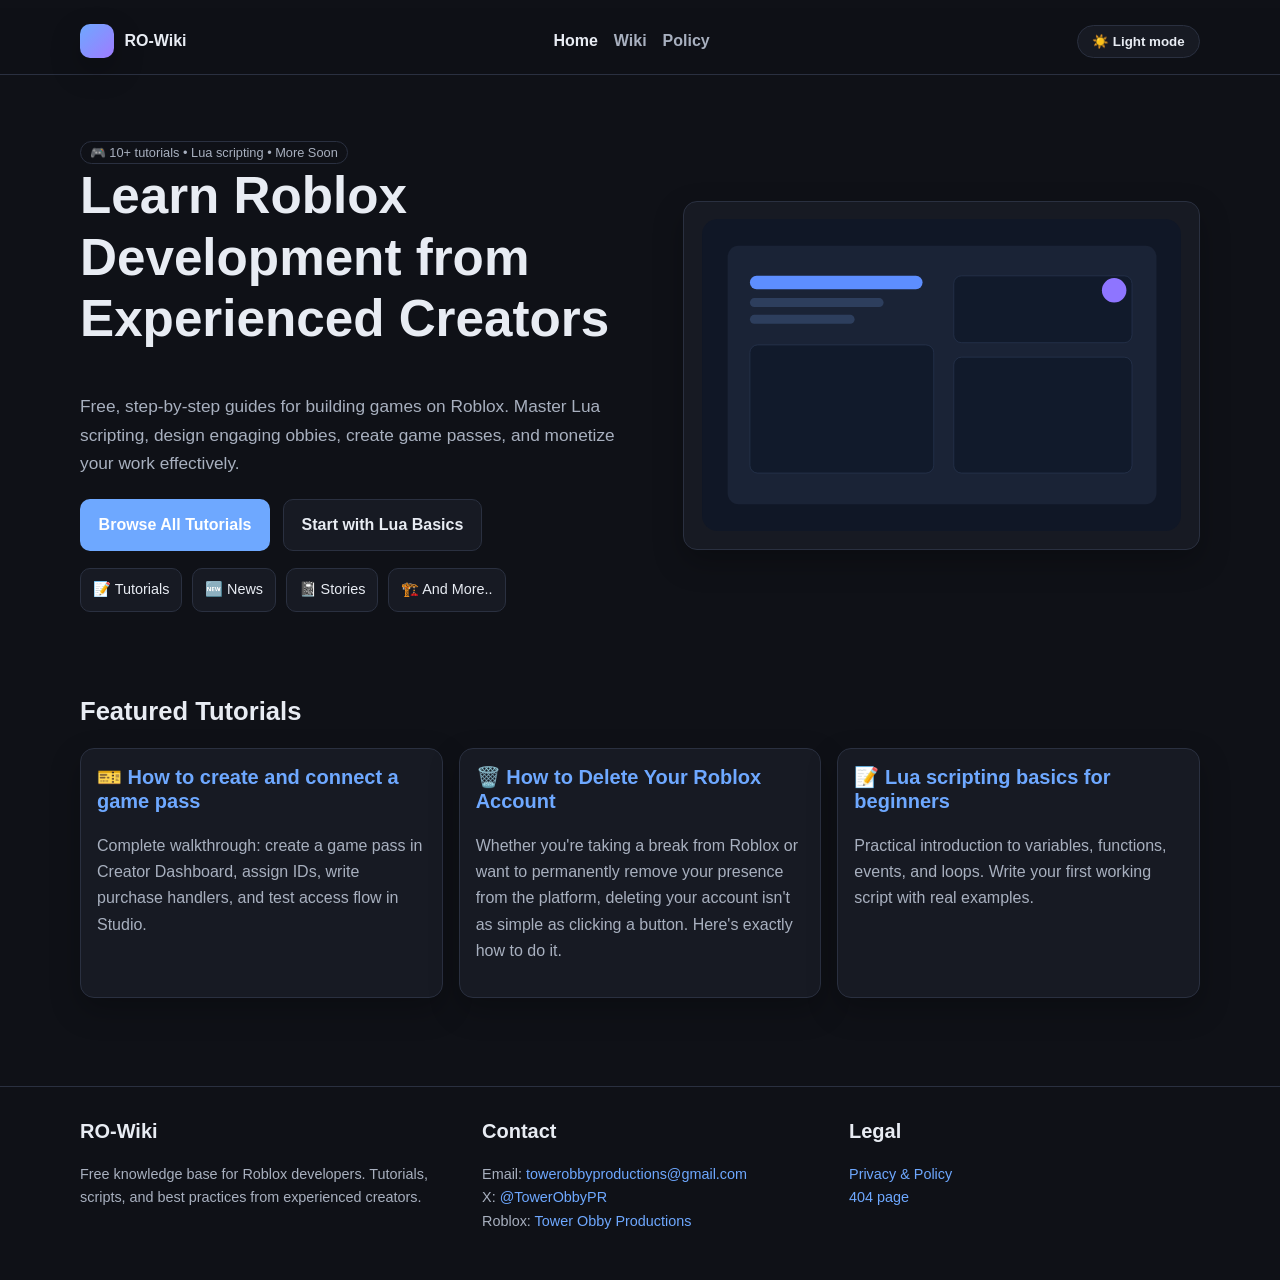
<file: index.html>
<!doctype html>
<html lang="en" data-theme="dark">
<head>
  <meta charset="utf-8">
  <meta name="viewport" content="width=device-width, initial-scale=1">
  <title>RO-Wiki — Roblox Tutorials, Build Guides & Scripting Help</title>
  <meta name="description" content="Learn Roblox development with free tutorials on Lua scripting, game passes, tower building, and monetization. Practical guides for beginners and pros.">
  <meta name="robots" content="index,follow,max-image-preview:large">
  <link rel="canonical" href="https://ro-wiki.fun/">
  <link rel="icon" type="image/png" href="/assets/img/favicon.png">
  <meta property="og:type" content="website">
  <meta property="og:title" content="RO-Wiki — Roblox Development Guides">
  <meta property="og:description" content="Master Roblox studio: scripting tutorials, game pass setup, building tips, and real-world examples from Tower Obby Productions.">
  <meta property="og:url" content="https://ro-wiki.duckdns.org/">
  <meta property="og:site_name" content="RO-Wiki">
  <meta property="og:image" content="https://ro-wiki.fun/assets/img/og-cover.svg">
  <meta name="twitter:card" content="summary_large_image">
  <meta name="twitter:title" content="RO-Wiki — Roblox Development Guides">
  <meta name="twitter:description" content="Free Roblox tutorials: scripting, building, game passes, and monetization strategies.">
  <meta name="twitter:image" content="https://ro-wiki.fun/assets/img/og-cover.svg">
  <meta name="theme-color" content="#0f1117">
  <link rel="stylesheet" href="/assets/css/global.css">
  <script type="application/ld+json">
  {
    "@context": "https://schema.org",
    "@type": "WebSite",
    "name": "RO-Wiki",
    "url": "https://ro-wiki.fun/",
    "description": "Free Roblox development tutorials and guides.",
    "publisher": {
      "@type": "Organization",
      "name": "Tower Obby Productions",
      "url": "https://www.roblox.com/communities/102552180/Tower-Obby-Productions"
    }
  }
  </script>
</head>
<body>
  <header class="site-header">
    <div class="container nav">
      <a class="brand" href="/" aria-label="RO-Wiki home">
        <span class="brand-mark" aria-hidden="true"></span>
        <span>RO-Wiki</span>
      </a>
      <ul class="nav-links">
        <li><a href="/" aria-current="page">Home</a></li>
        <li><a href="/wiki/">Wiki</a></li>
        <li><a href="/policy/">Policy</a></li>
      </ul>
      <button class="theme-toggle" data-theme-toggle type="button">Theme</button>
    </div>
  </header>

  <main>
    <section class="hero">
      <div class="container hero-grid">
        <div>
          <span class="badge">🎮 10+ tutorials • Lua scripting • More Soon </span>
          <h1>Learn Roblox Development from Experienced Creators</h1>
          <p class="lead">Free, step-by-step guides for building games on Roblox. Master Lua scripting, design engaging obbies, create game passes, and monetize your work effectively.</p>
          <div class="button-row">
            <a class="btn btn-primary" href="/wiki/">Browse All Tutorials</a>
            <a class="btn btn-secondary" href="/wiki/scripting-basics/">Start with Lua Basics</a>
          </div>
          <div class="kpi-row" aria-label="Popular topics">
            <span class="kpi">📝 Tutorials</span>
            <span class="kpi">🆕 News</span>
            <span class="kpi">📓 Stories</span>
         <span class="kpi">🏗️ And More..</span>
          </div>
        </div>
        <article class="panel hero-card">
          <img src="/assets/img/hero-illustration.svg" alt="Roblox development illustration showing code blocks and game elements">
        </article>
      </div>
    </section>

    <section class="section">
      <div class="container">
        <h2>Featured Tutorials</h2>
        <div class="grid grid-3">
          <article class="card">
            <h3><a href="/wiki/how-to-gamepass/">🎫 How to create and connect a game pass</a></h3>
            <p>Complete walkthrough: create a game pass in Creator Dashboard, assign IDs, write purchase handlers, and test access flow in Studio.</p>
          </article>
          <article class="card">
            <h3><a href="/wiki/how-to-delete-roblox-account/">🗑️ How to Delete Your Roblox Account</a></h3>
            <p>Whether you're taking a break from Roblox or want to permanently remove your presence from the platform, deleting your account isn't as simple as clicking a button. Here's exactly how to do it.</p>
          </article>
          <article class="card">
            <h3><a href="/wiki/scripting-basics/">📝 Lua scripting basics for beginners</a></h3>
            <p>Practical introduction to variables, functions, events, and loops. Write your first working script with real examples.</p>
          </article>
        </div>
      </div>
    </section>
  </main>

  <footer class="site-footer">
    <div class="container footer-grid">
      <div>
        <h3>RO-Wiki</h3>
        <p class="small">Free knowledge base for Roblox developers. Tutorials, scripts, and best practices from experienced creators.</p>
      </div>
      <div>
        <h3>Contact</h3>
        <p class="small">Email: <a href="mailto:towerobbyproductions@gmail.com">towerobbyproductions@gmail.com</a><br>
        X: <a href="https://x.com/TowerObbyPR" rel="noopener" target="_blank">@TowerObbyPR</a><br>
        Roblox: <a href="https://www.roblox.com/communities/102552180/Tower-Obby-Productions" rel="noopener" target="_blank">Tower Obby Productions</a></p>
      </div>
      <div>
        <h3>Legal</h3>
        <p class="small"><a href="/policy/">Privacy & Policy</a><br><a href="/404.html">404 page</a></p>
      </div>
    </div>
  </footer>

  <script src="/assets/js/main.js" defer></script>
</body>
</html>
</file>
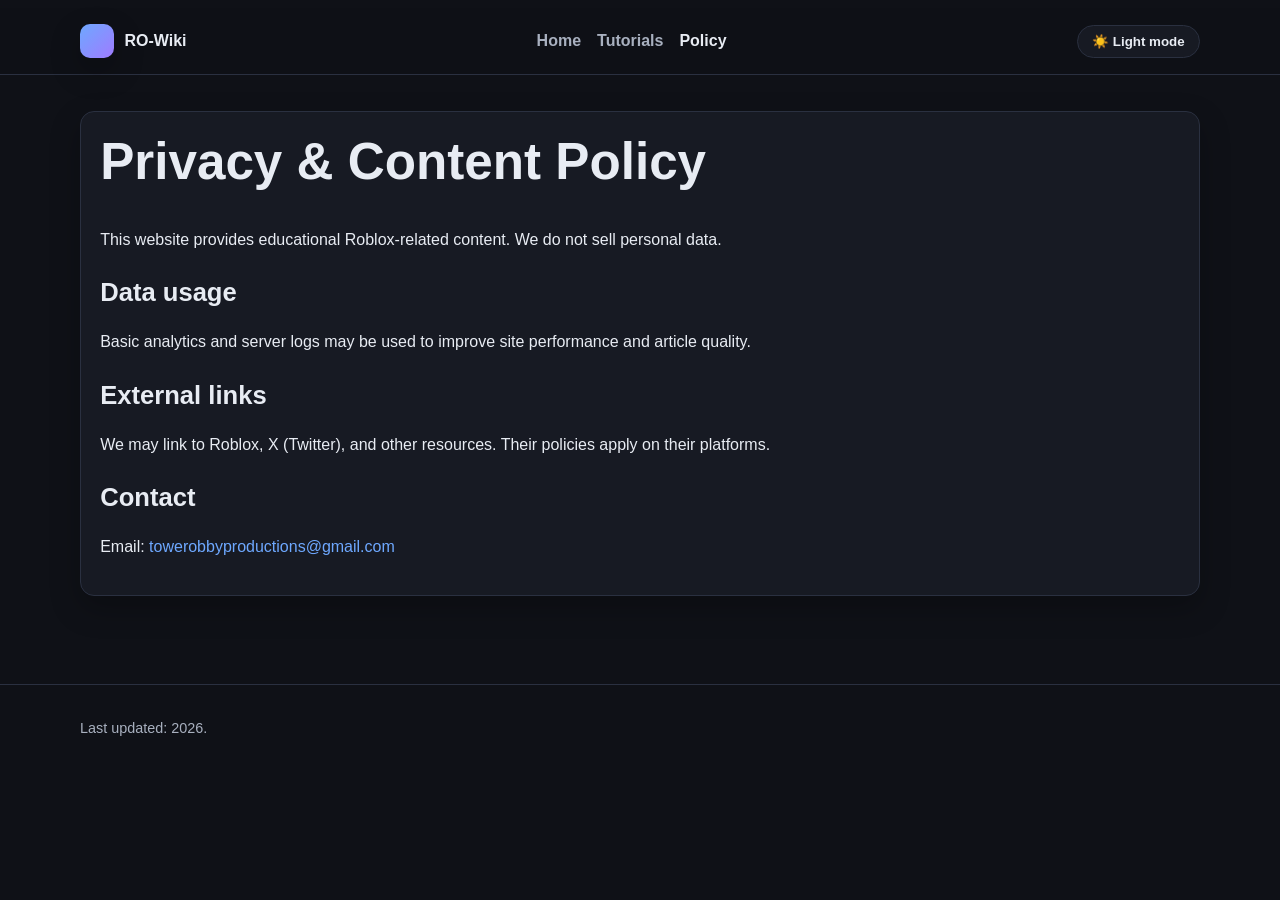
<file: policy/index.html>
<!doctype html>
<html lang="en" data-theme="dark">
<head>
  <meta charset="utf-8">
  <meta name="viewport" content="width=device-width, initial-scale=1">
  <title>Policy — RO-Wiki</title>
  <meta name="description" content="RO-Wiki privacy, content, and contact policy.">
  <link rel="canonical" href="https://ro-wiki.duckdns.org/policy/">
   <link rel="icon" type="image/png" href="/assets/img/favicon.png">
  <meta name="robots" content="index,follow">
  <link rel="stylesheet" href="/assets/css/global.css">
</head>
<body>
  <header class="site-header">
    <div class="container nav">
      <a class="brand" href="/"><span class="brand-mark"></span><span>RO-Wiki</span></a>
      <ul class="nav-links"><li><a href="/">Home</a></li><li><a href="/wiki/">Tutorials</a></li><li><a href="/policy/" aria-current="page">Policy</a></li></ul>
      <button class="theme-toggle" data-theme-toggle type="button">Theme</button>
    </div>
  </header>
  <main class="section">
    <div class="container panel article-content">
      <h1>Privacy & Content Policy</h1>
      <p>This website provides educational Roblox-related content. We do not sell personal data.</p>
      <h2>Data usage</h2>
      <p>Basic analytics and server logs may be used to improve site performance and article quality.</p>
      <h2>External links</h2>
      <p>We may link to Roblox, X (Twitter), and other resources. Their policies apply on their platforms.</p>
      <h2>Contact</h2>
      <p>Email: <a href="mailto:towerobbyproductions@gmail.com">towerobbyproductions@gmail.com</a></p>
    </div>
  </main>
  <footer class="site-footer"><div class="container small">Last updated: 2026.</div></footer>
  <script src="/assets/js/main.js" defer></script>
</body>
</html>
</file>
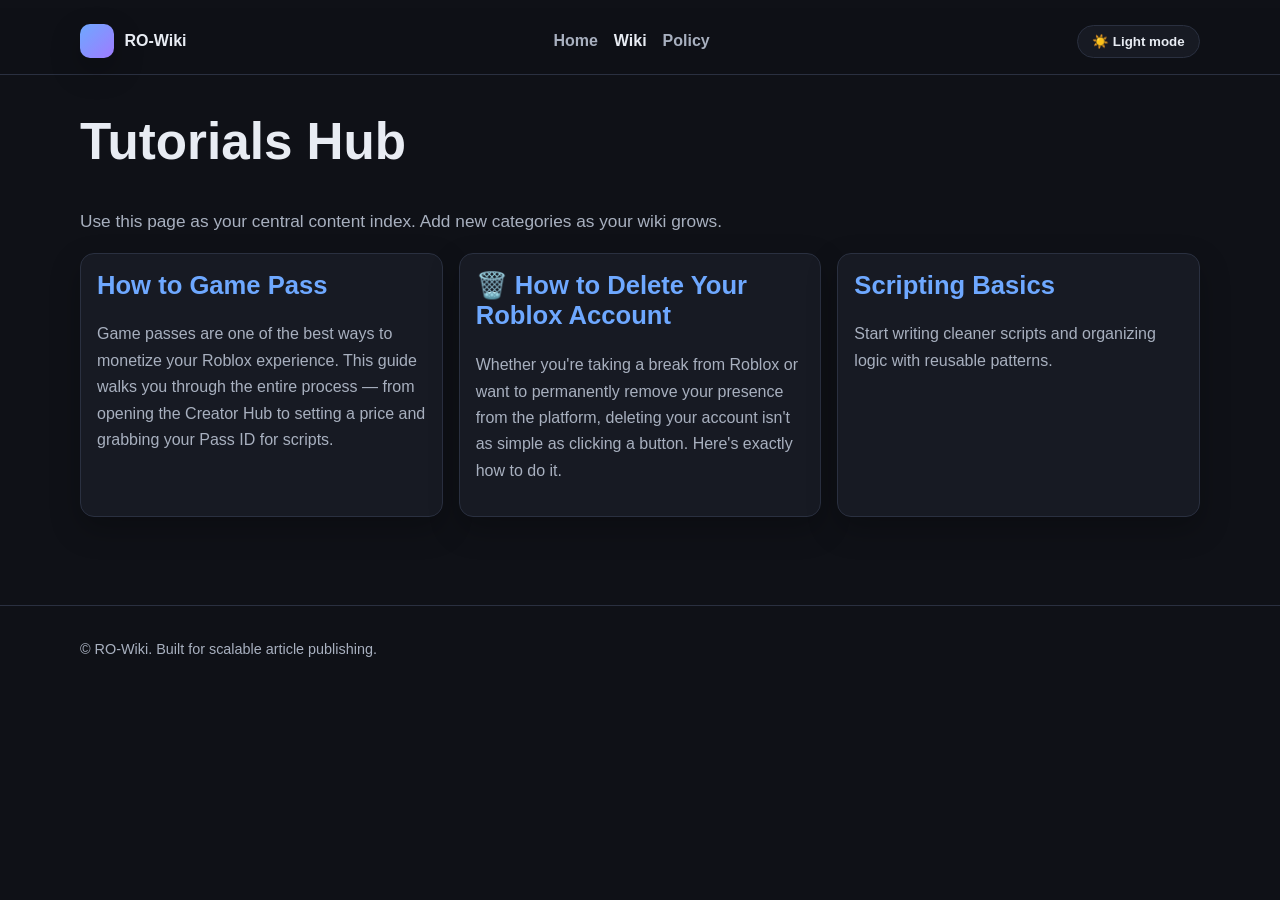
<file: wiki/index.html>
<!doctype html>
<html lang="en" data-theme="dark">
<head>
  <meta charset="utf-8">
  <meta name="viewport" content="width=device-width, initial-scale=1">
  <title>Tutorials Hub — RO-Wiki</title>
  <meta name="description" content="Browse Roblox tutorials on game passes, tower building, and scripting fundamentals.">
  <link rel="canonical" href="https://ro-wiki.fun/wiki/">
  <link rel="icon" type="image/png" href="/assets/img/favicon.png">
  <meta name="robots" content="index,follow,max-image-preview:large">
  <meta property="og:title" content="RO-Wiki Tutorials Hub">
  <meta property="og:description" content="All tutorial categories in one clean and scalable hub.">
  <meta property="og:url" content="https://ro-wiki.fun/wiki/">
  <meta property="og:type" content="website">
  <link rel="stylesheet" href="/assets/css/global.css">
</head>
<body>
  <header class="site-header">
    <div class="container nav">
      <a class="brand" href="/"><span class="brand-mark"></span><span>RO-Wiki</span></a>
      <ul class="nav-links">
        <li><a href="/">Home</a></li>
        <li><a href="/wiki/" aria-current="page">Wiki</a></li>
        <li><a href="/policy/">Policy</a></li>
      </ul>
      <button class="theme-toggle" data-theme-toggle type="button">Theme</button>
    </div>
  </header>

  <main class="section">
    <div class="container">
      <h1>Tutorials Hub</h1>
      <p class="lead">Use this page as your central content index. Add new categories as your wiki grows.</p>
      <div class="grid grid-3">
        <article class="card">
          <h2><a href="/wiki/how-to-gamepass/">How to Game Pass</a></h2>
          <p>Game passes are one of the best ways to monetize your Roblox experience. This guide walks you through the entire process — from opening the Creator Hub to setting a price and grabbing your Pass ID for scripts.</p>
        </article>
        <article class="card">
          <h2><a href="/wiki/how-to-delete-roblox-account/">🗑️ How to Delete Your Roblox Account</a></h2>
          <p>Whether you're taking a break from Roblox or want to permanently remove your presence from the platform, deleting your account isn't as simple as clicking a button. Here's exactly how to do it.</p>
        </article>
        <article class="card">
          <h2><a href="/wiki/scripting-basics/">Scripting Basics</a></h2>
          <p>Start writing cleaner scripts and organizing logic with reusable patterns.</p>
        </article>
      </div>
    </div>
  </main>

  <footer class="site-footer">
    <div class="container small">© RO-Wiki. Built for scalable article publishing.</div>
  </footer>
  <script src="/assets/js/main.js" defer></script>
</body>
</html>
</file>
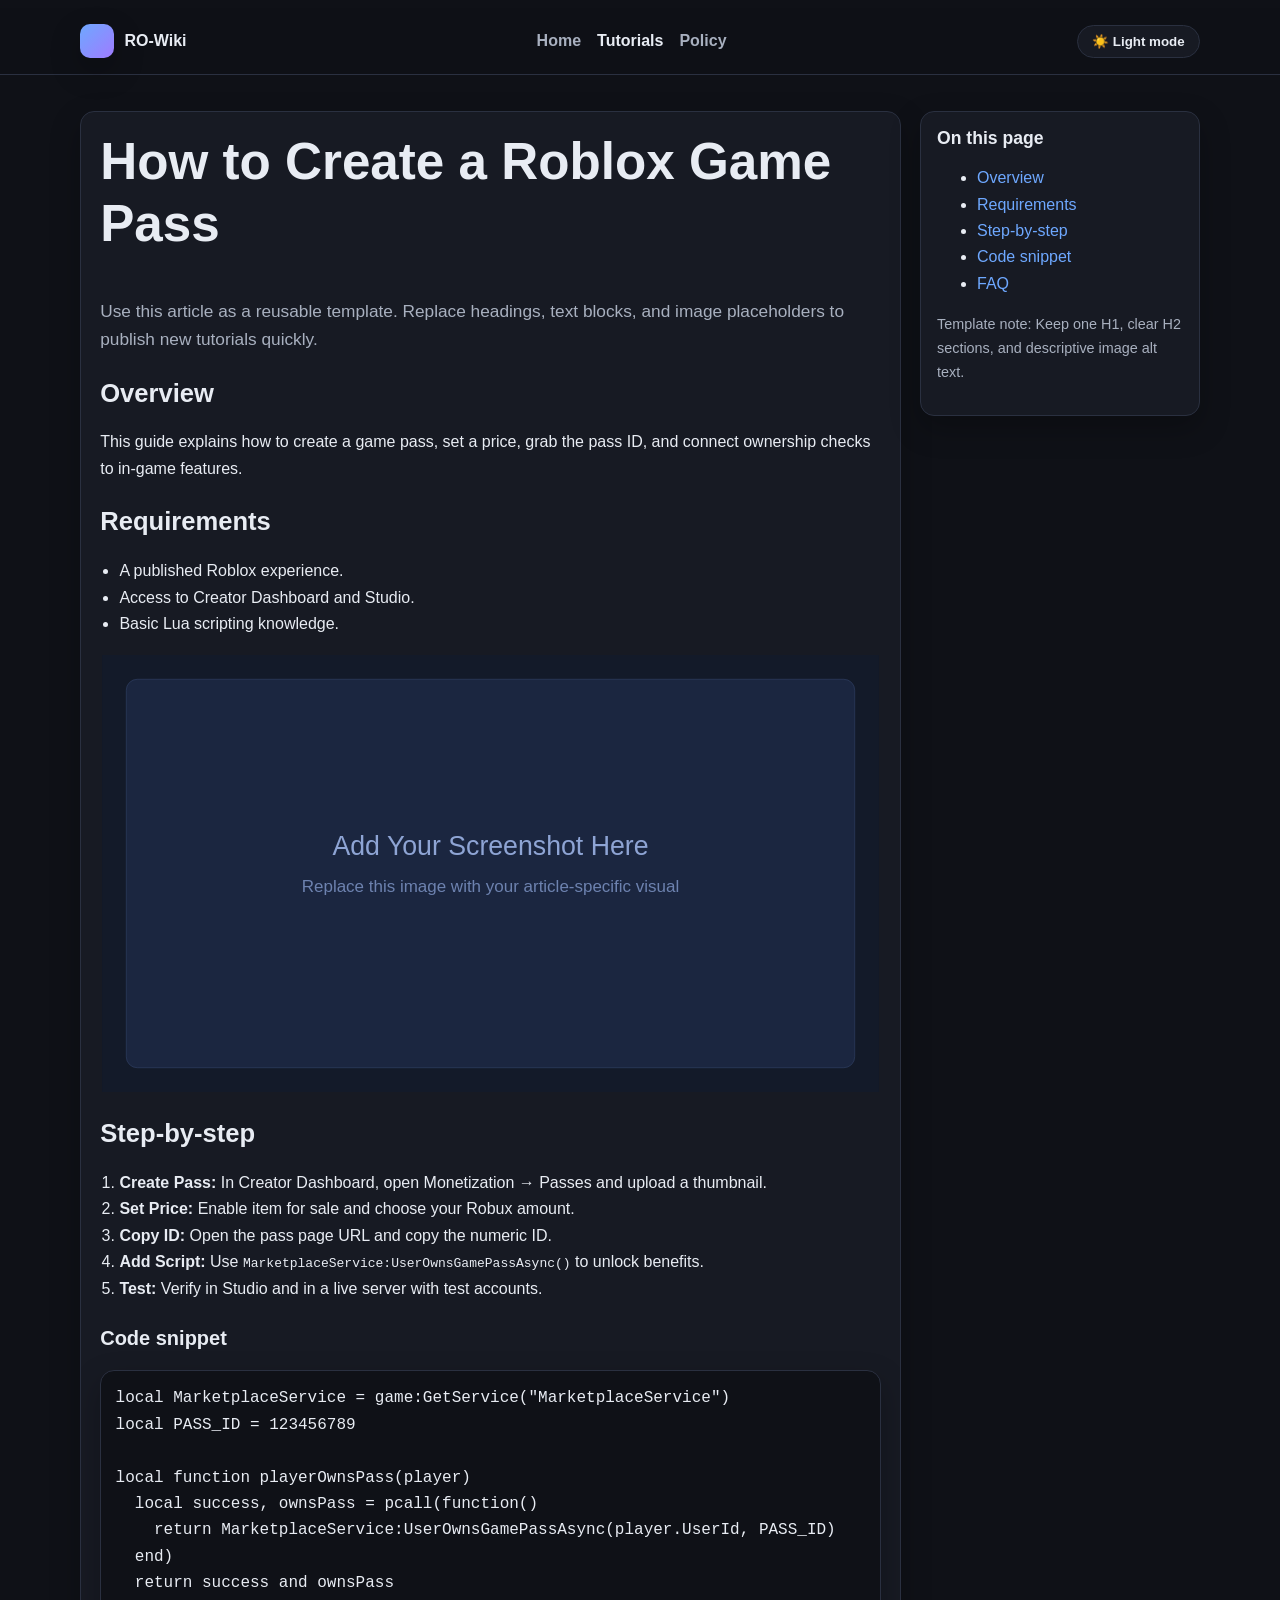
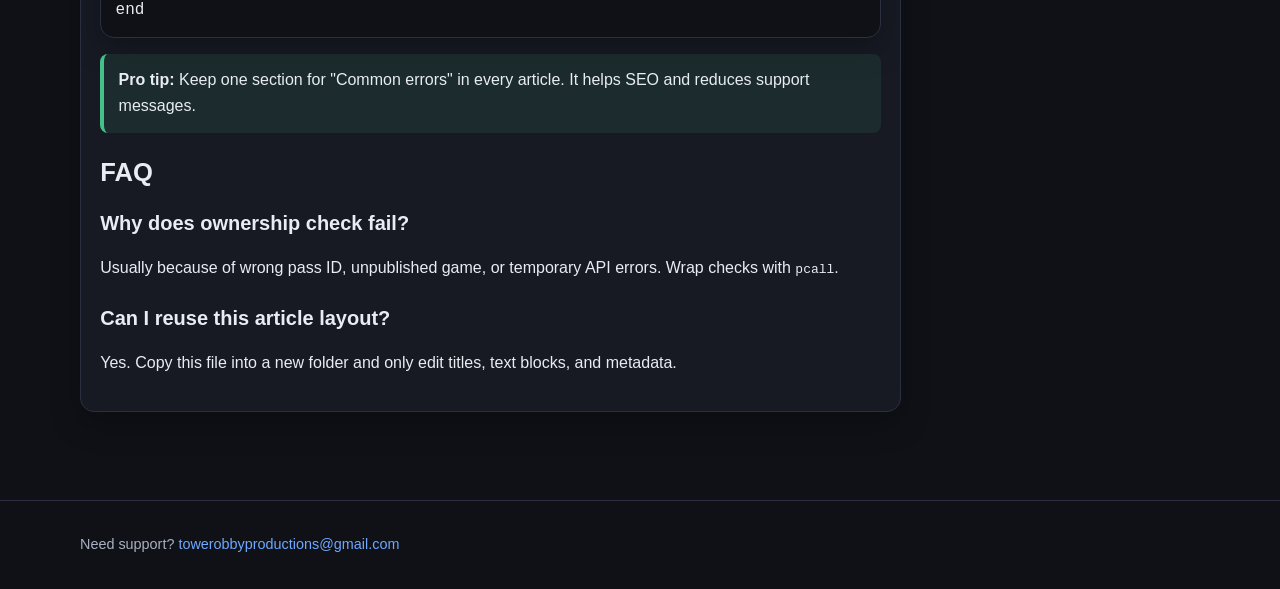
<file: tutorials/how-to-gamepass/index.html>
<!doctype html>
<html lang="en" data-theme="dark">
<head>
  <meta charset="utf-8">
  <meta name="viewport" content="width=device-width, initial-scale=1">
  <title>How to Create a Roblox Game Pass (Template) — RO-Wiki</title>
  <meta name="description" content="Complete template tutorial: create a game pass, connect it to gameplay, test ownership checks, and publish safely.">
  <meta name="robots" content="index,follow,max-image-preview:large">
  <link rel="canonical" href="https://ro-wiki.duckdns.org/tutorials/how-to-gamepass/">
  <meta property="og:type" content="article">
  <meta property="og:title" content="How to Create a Roblox Game Pass (Template)">
  <meta property="og:description" content="A clean, reusable tutorial layout with sections for text, images, tips, and code snippets.">
  <meta property="og:url" content="https://ro-wiki.duckdns.org/tutorials/how-to-gamepass/">
  <link rel="stylesheet" href="/assets/css/global.css">
  <script type="application/ld+json">
  {
    "@context": "https://schema.org",
    "@type": "HowTo",
    "name": "How to Create a Roblox Game Pass",
    "description": "Step-by-step tutorial for publishing and integrating a game pass.",
    "step": [
      {"@type": "HowToStep", "name": "Create game pass in Creator Dashboard"},
      {"@type": "HowToStep", "name": "Get Game Pass ID"},
      {"@type": "HowToStep", "name": "Check ownership in script"},
      {"@type": "HowToStep", "name": "Test in Studio and live game"}
    ]
  }
  </script>
</head>
<body>
  <header class="site-header">
    <div class="container nav">
      <a class="brand" href="/"><span class="brand-mark"></span><span>RO-Wiki</span></a>
      <ul class="nav-links">
        <li><a href="/">Home</a></li>
        <li><a href="/tutorials/" aria-current="page">Tutorials</a></li>
        <li><a href="/policy/">Policy</a></li>
      </ul>
      <button class="theme-toggle" data-theme-toggle type="button">Theme</button>
    </div>
  </header>

  <main class="section">
    <div class="container article-layout">
      <article class="panel article-content">
        <h1>How to Create a Roblox Game Pass</h1>
        <p class="lead">Use this article as a reusable template. Replace headings, text blocks, and image placeholders to publish new tutorials quickly.</p>

        <!-- Editable Block: Intro Summary -->
        <h2 id="overview">Overview</h2>
        <p>This guide explains how to create a game pass, set a price, grab the pass ID, and connect ownership checks to in-game features.</p>

        <!-- Editable Block: Requirements -->
        <h2 id="requirements">Requirements</h2>
        <ul>
          <li>A published Roblox experience.</li>
          <li>Access to Creator Dashboard and Studio.</li>
          <li>Basic Lua scripting knowledge.</li>
        </ul>

        <img src="/assets/img/tutorial-placeholder.svg" alt="Placeholder screenshot where you can add Creator Dashboard image">

        <!-- Editable Block: Steps -->
        <h2 id="steps">Step-by-step</h2>
        <ol>
          <li><strong>Create Pass:</strong> In Creator Dashboard, open Monetization → Passes and upload a thumbnail.</li>
          <li><strong>Set Price:</strong> Enable item for sale and choose your Robux amount.</li>
          <li><strong>Copy ID:</strong> Open the pass page URL and copy the numeric ID.</li>
          <li><strong>Add Script:</strong> Use <code>MarketplaceService:UserOwnsGamePassAsync()</code> to unlock benefits.</li>
          <li><strong>Test:</strong> Verify in Studio and in a live server with test accounts.</li>
        </ol>

        <h3 id="snippet">Code snippet</h3>
        <pre class="panel" style="padding:0.9rem; overflow:auto;"><code>local MarketplaceService = game:GetService("MarketplaceService")
local PASS_ID = 123456789

local function playerOwnsPass(player)
  local success, ownsPass = pcall(function()
    return MarketplaceService:UserOwnsGamePassAsync(player.UserId, PASS_ID)
  end)
  return success and ownsPass
end</code></pre>

        <div class="callout">
          <strong>Pro tip:</strong> Keep one section for "Common errors" in every article. It helps SEO and reduces support messages.
        </div>

        <!-- Editable Block: FAQ -->
        <h2 id="faq">FAQ</h2>
        <h3>Why does ownership check fail?</h3>
        <p>Usually because of wrong pass ID, unpublished game, or temporary API errors. Wrap checks with <code>pcall</code>.</p>

        <h3>Can I reuse this article layout?</h3>
        <p>Yes. Copy this file into a new folder and only edit titles, text blocks, and metadata.</p>
      </article>

      <aside class="panel article-aside">
        <h2 style="font-size:1.1rem;">On this page</h2>
        <ul>
          <li><a href="#overview">Overview</a></li>
          <li><a href="#requirements">Requirements</a></li>
          <li><a href="#steps">Step-by-step</a></li>
          <li><a href="#snippet">Code snippet</a></li>
          <li><a href="#faq">FAQ</a></li>
        </ul>
        <p class="small">Template note: Keep one H1, clear H2 sections, and descriptive image alt text.</p>
      </aside>
    </div>
  </main>

  <footer class="site-footer">
    <div class="container small">Need support? <a href="mailto:towerobbyproductions@gmail.com">towerobbyproductions@gmail.com</a></div>
  </footer>

  <script src="/assets/js/main.js" defer></script>
</body>
</html>
</file>
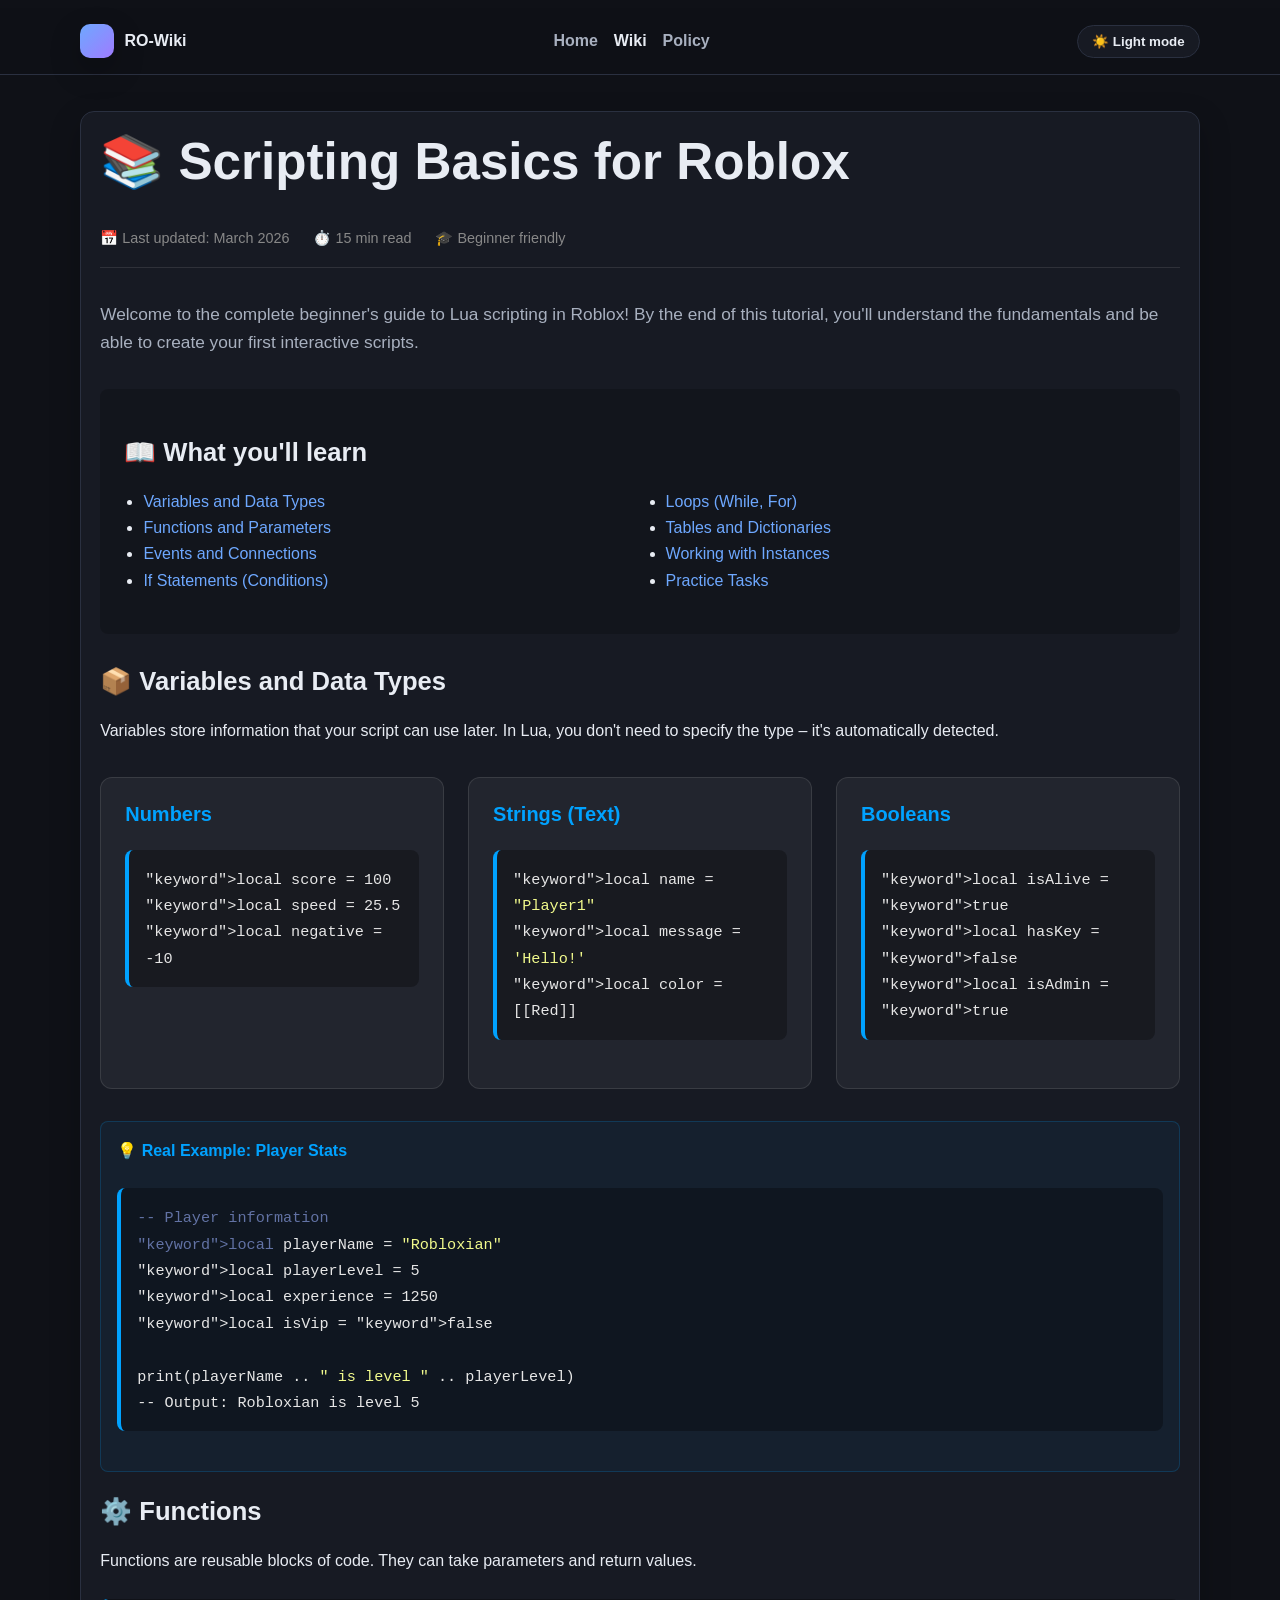
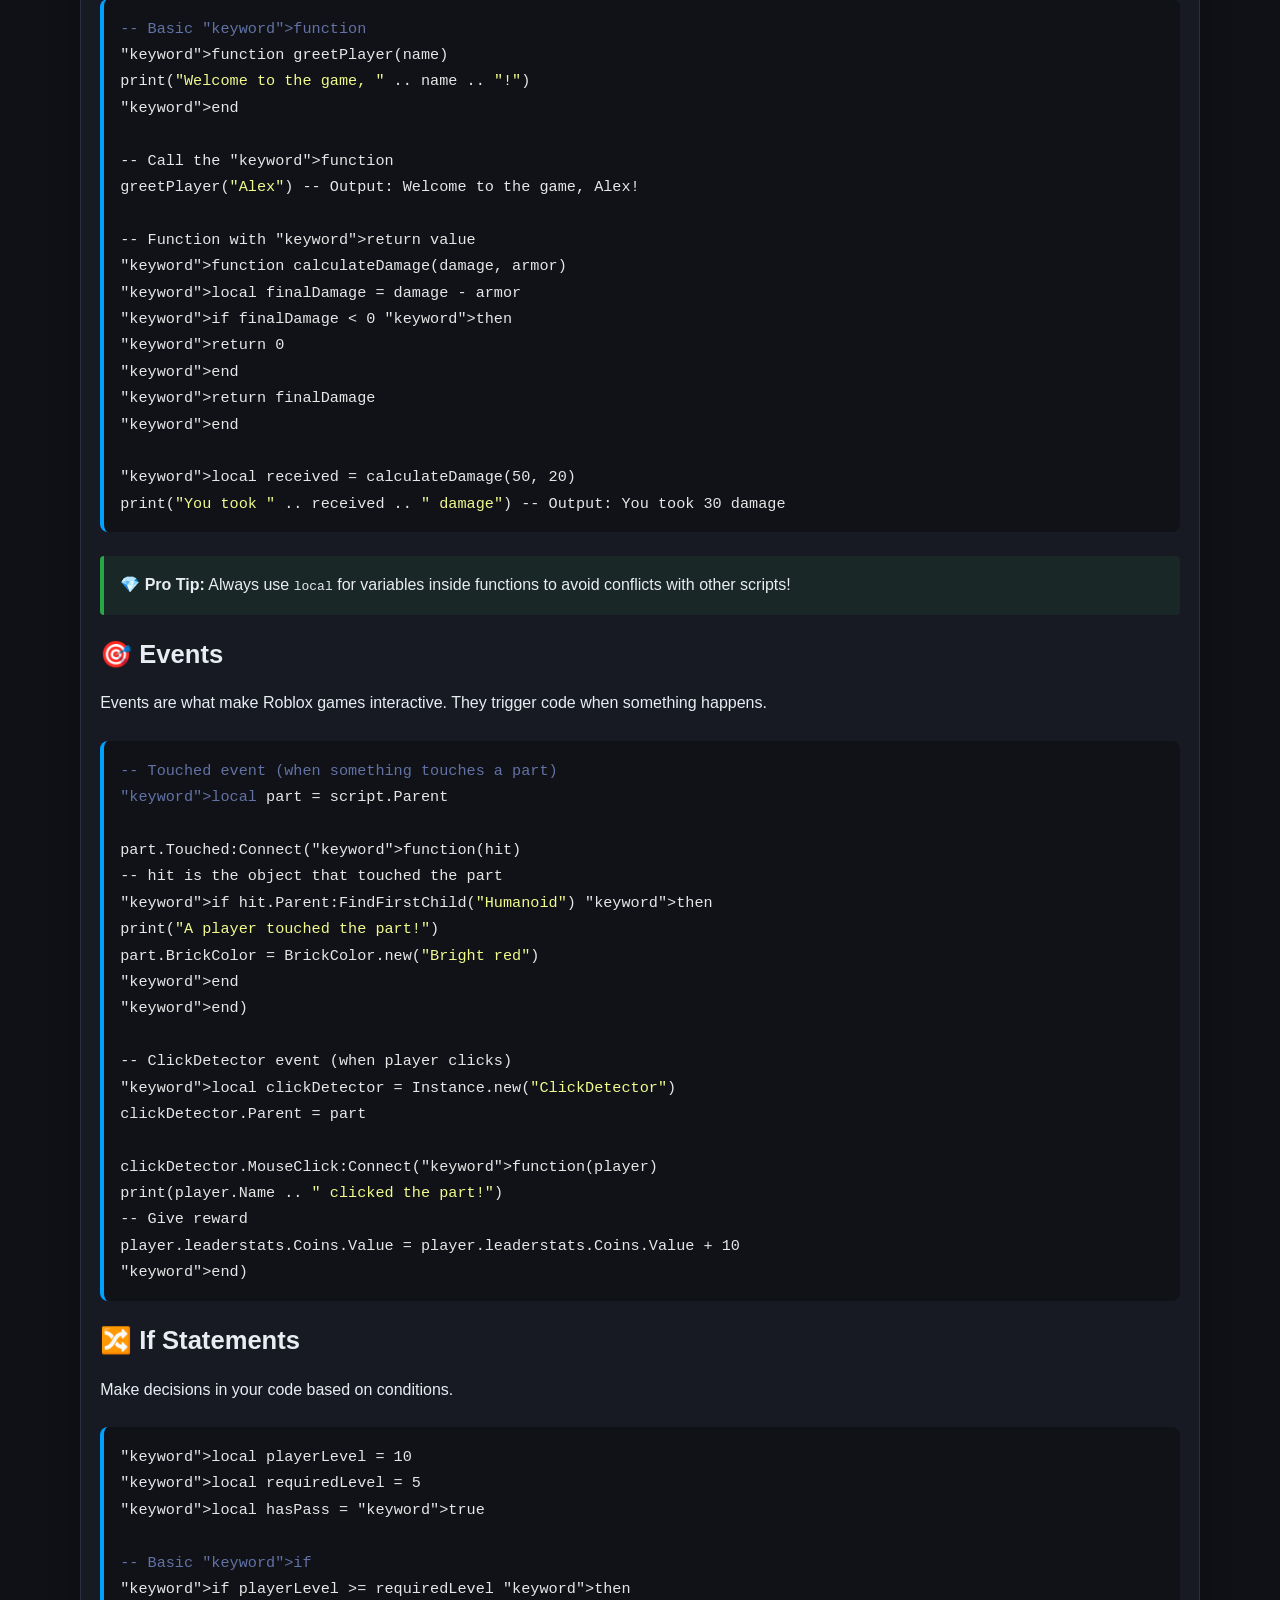
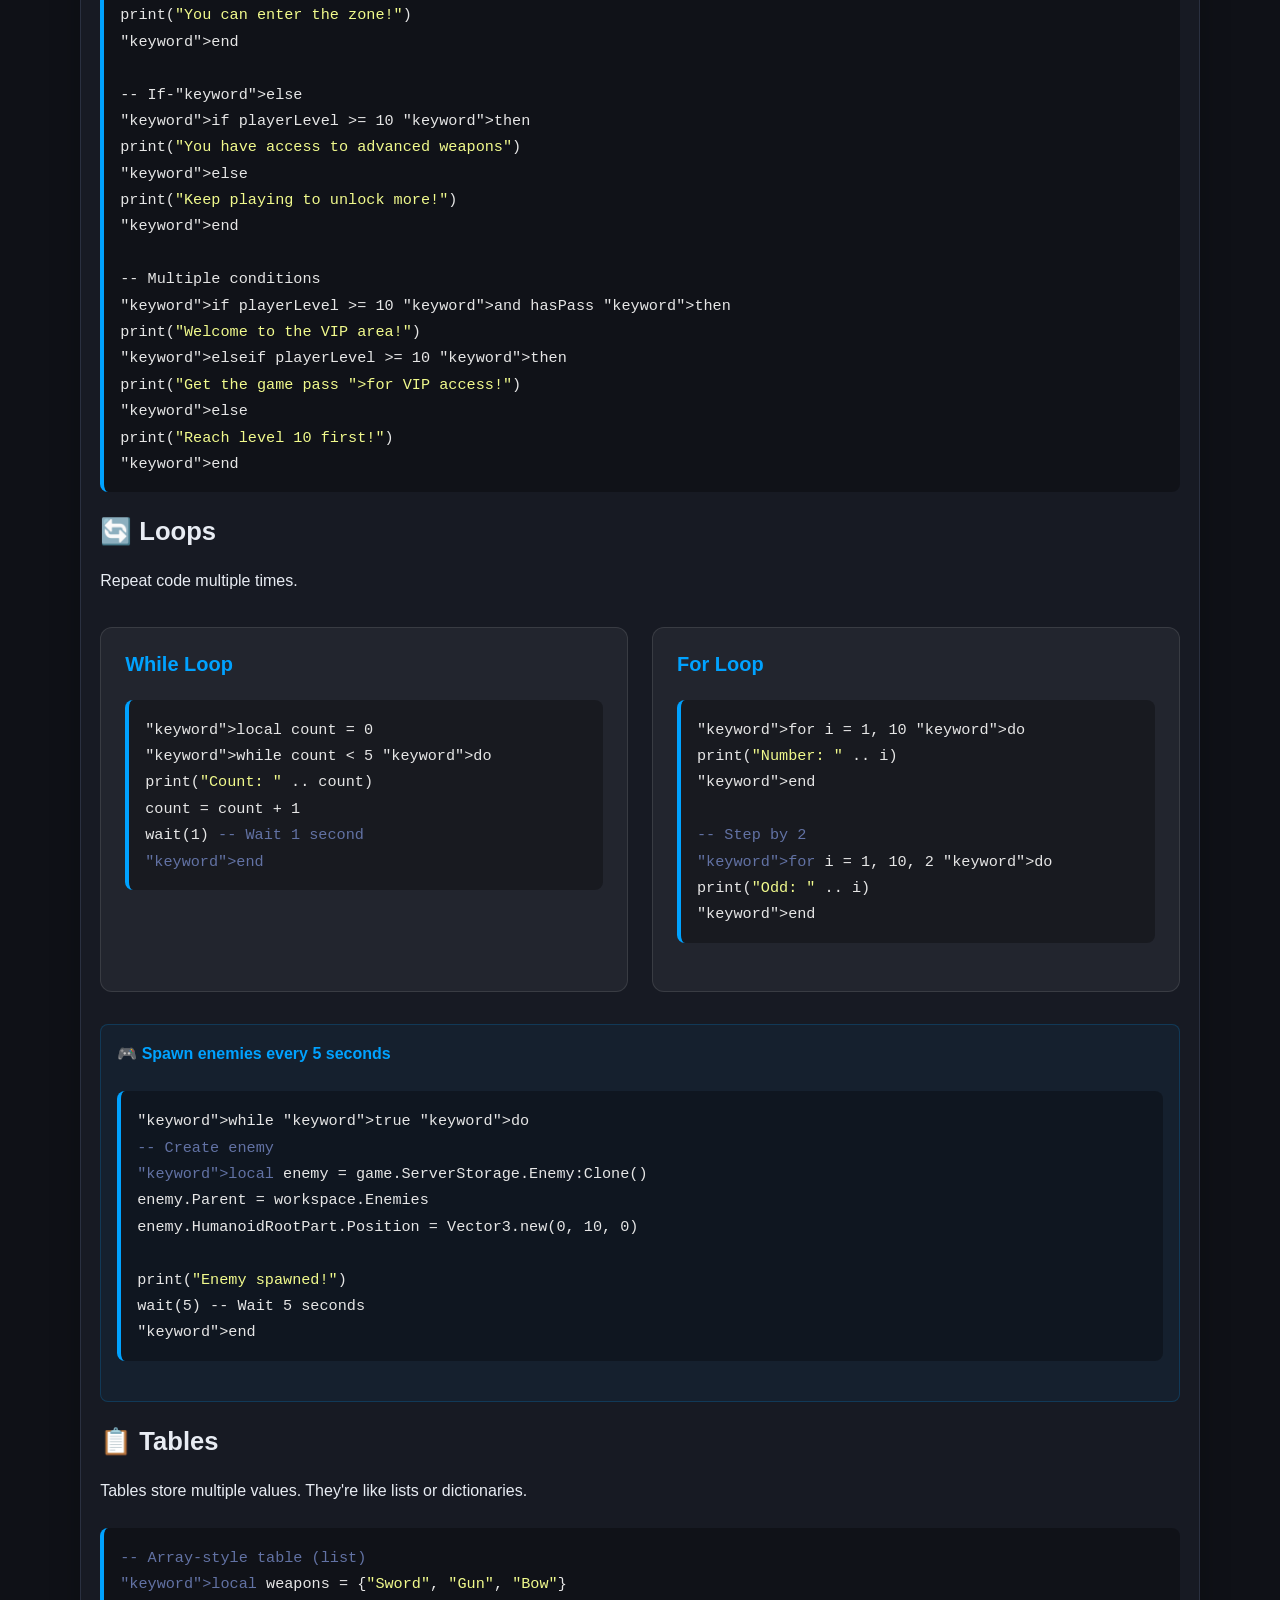
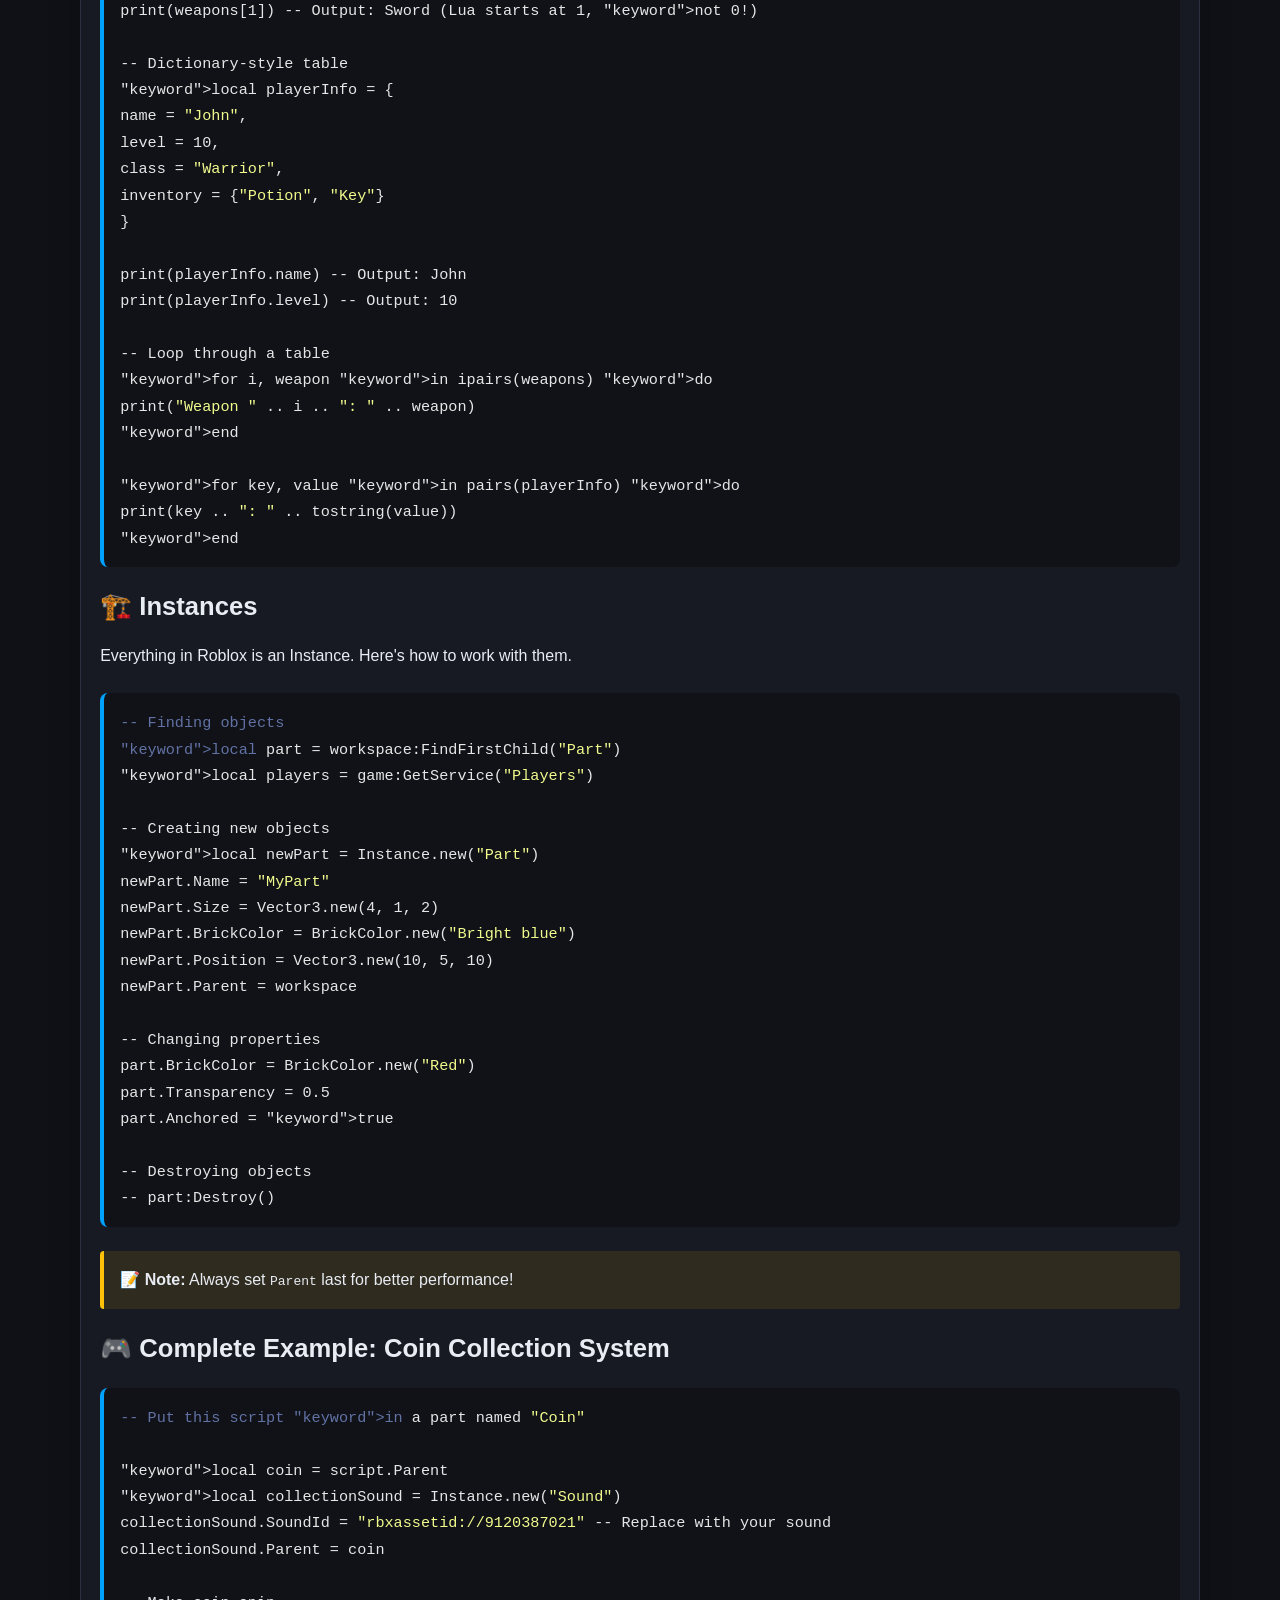
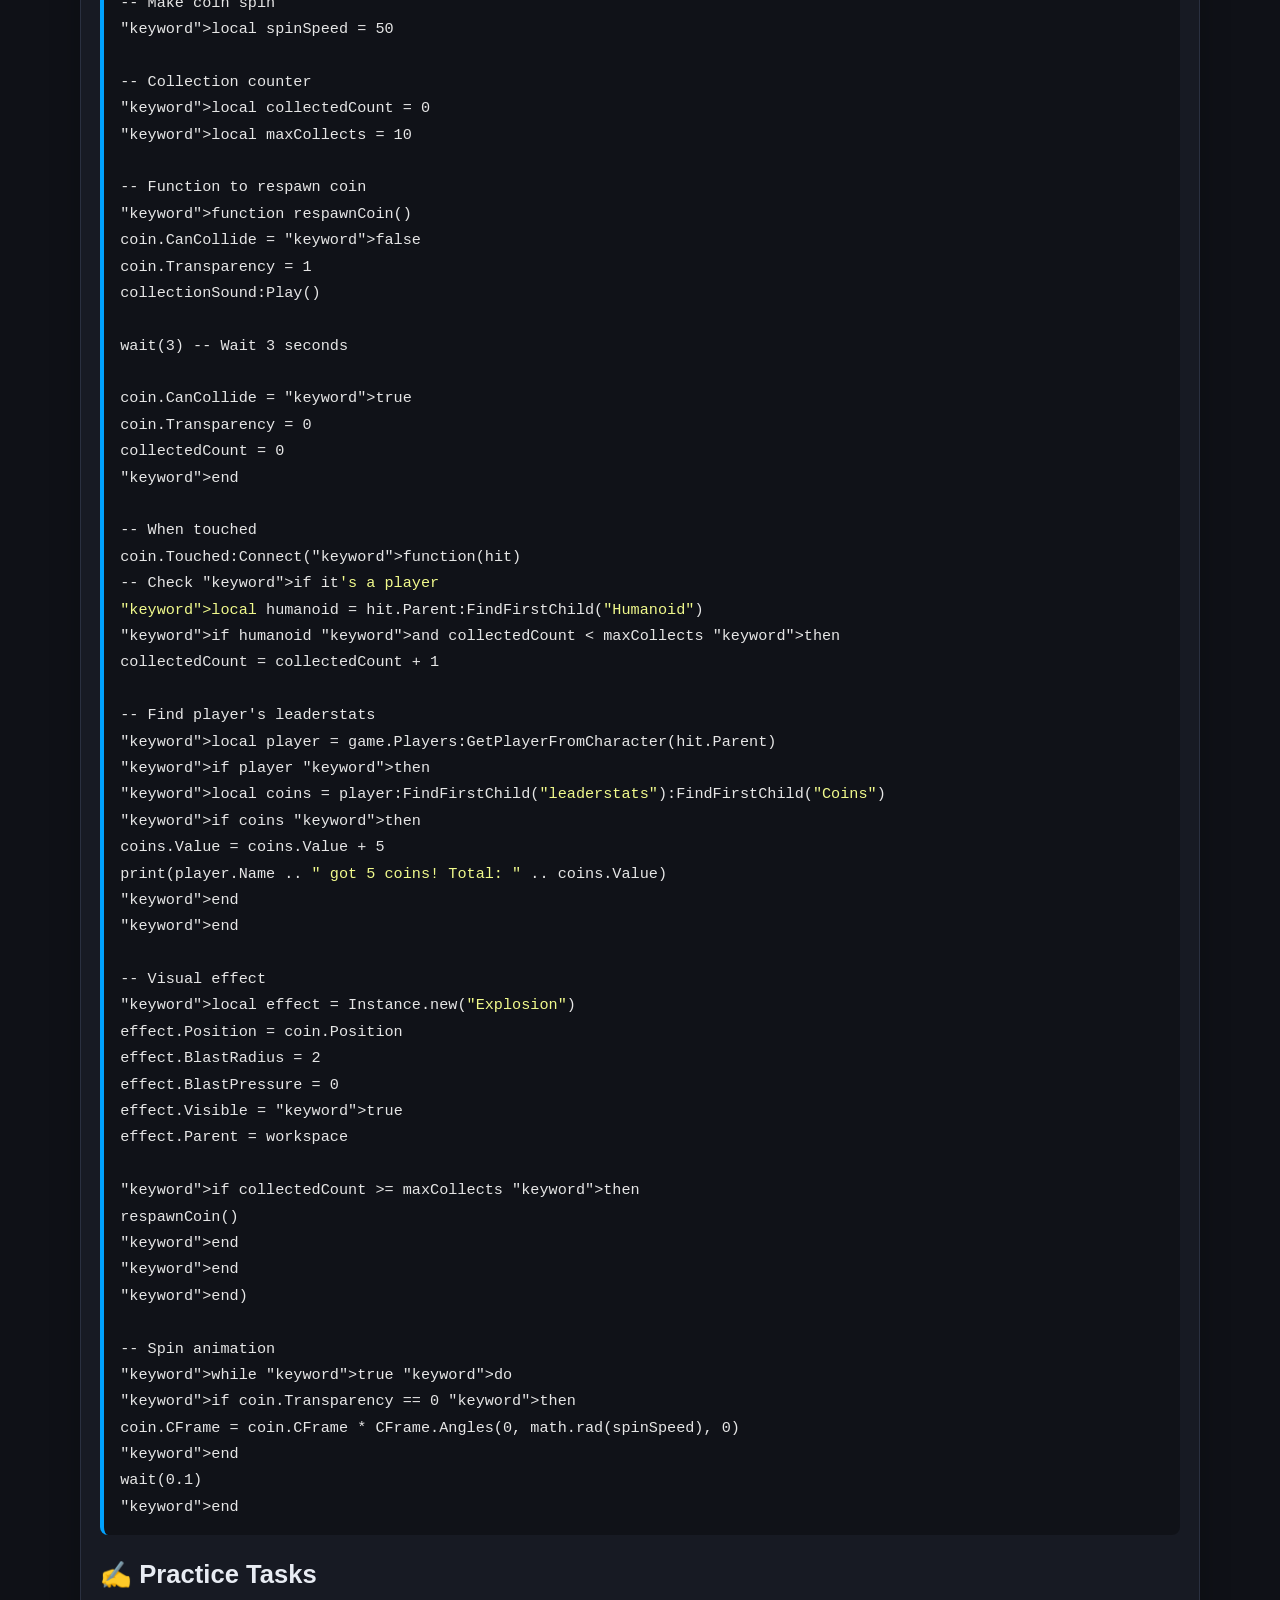
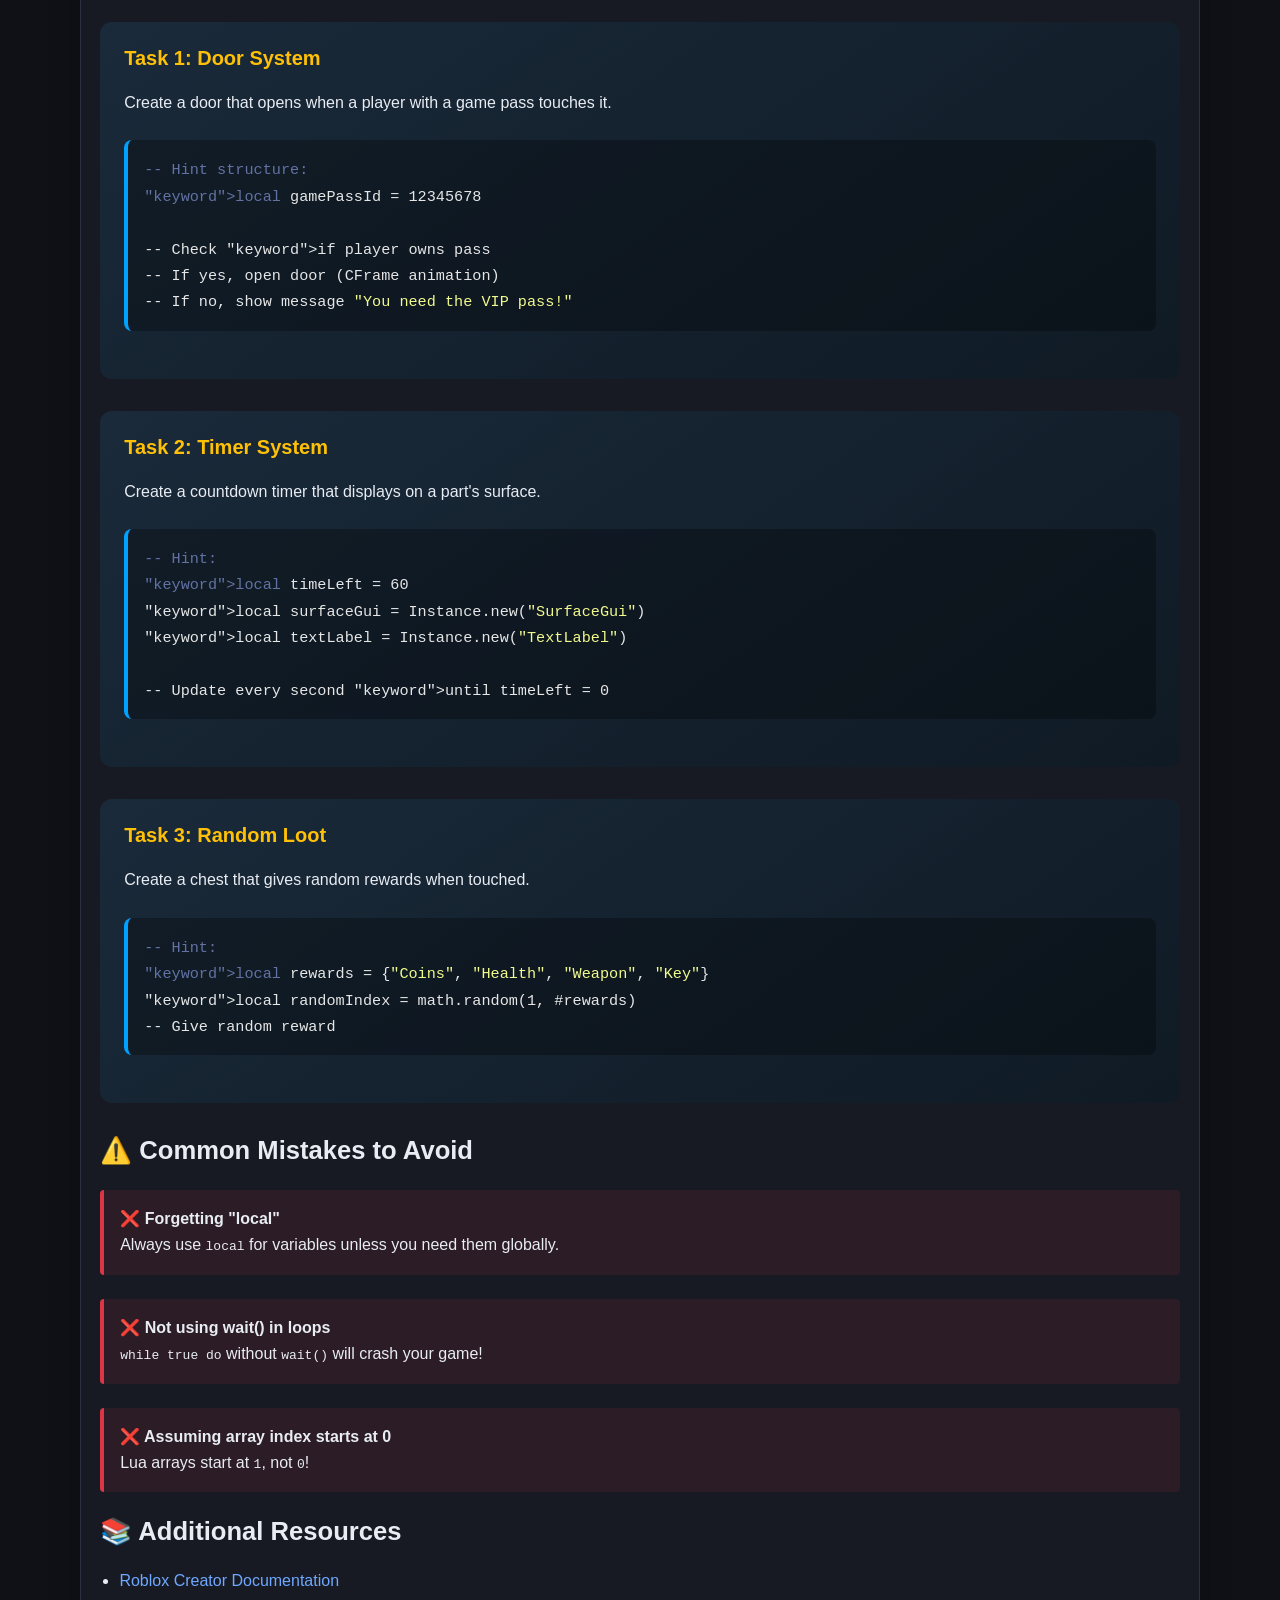
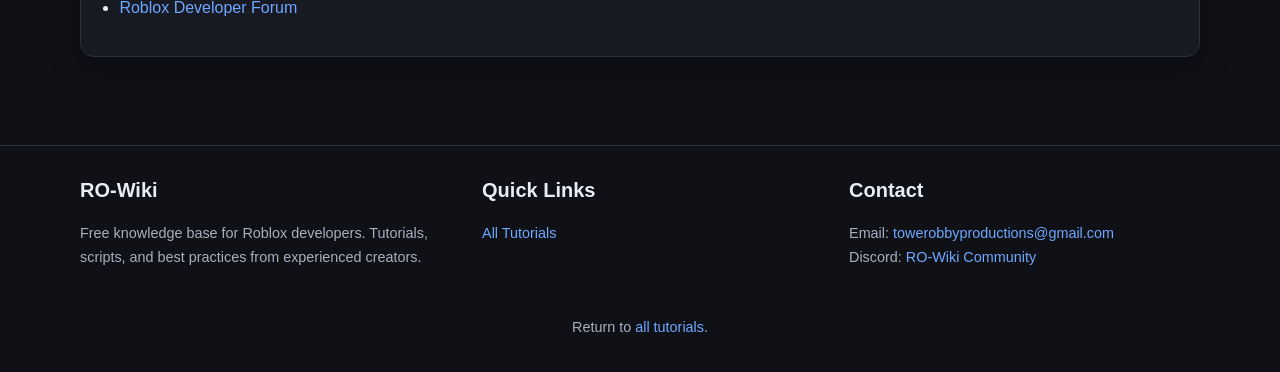
<file: wiki/scripting-basics/index.html>
<!doctype html>
<html lang="en" data-theme="dark">
<head>
  <meta charset="utf-8">
  <meta name="viewport" content="width=device-width, initial-scale=1">
  <title>Scripting Basics — RO-Wiki</title>
  <meta name="description" content="Beginner-friendly Lua scripting basics for Roblox: variables, events, functions, loops, and practical examples with scripts you can copy and use.">
  <link rel="canonical" href="https://ro-wiki.fun/wiki/scripting-basics/">
  <meta name="robots" content="index,follow">
  <meta property="og:title" content="Scripting Basics — RO-Wiki">
  <meta property="og:description" content="Learn Roblox Lua scripting from scratch with real examples.">
  <link rel="stylesheet" href="/assets/css/global.css">
  
  <style>
    /* Дополнительные стили для улучшения читаемости */
    .code-block {
      background: rgba(0, 0, 0, 0.3);
      border-radius: 8px;
      padding: 1rem;
      overflow-x: auto;
      margin: 1.5rem 0;
      border-left: 4px solid #00a2ff;
    }
    
    .code-block code {
      font-family: 'Courier New', monospace;
      font-size: 0.95rem;
      line-height: 1.5;
      color: #e6e6e6;
    }
    
    .note {
      background: rgba(255, 193, 7, 0.1);
      border-left: 4px solid #ffc107;
      padding: 1rem;
      border-radius: 4px;
      margin: 1.5rem 0;
    }
    
    .tip {
      background: rgba(40, 167, 69, 0.1);
      border-left: 4px solid #28a745;
      padding: 1rem;
      border-radius: 4px;
      margin: 1.5rem 0;
    }
    
    .warning {
      background: rgba(220, 53, 69, 0.1);
      border-left: 4px solid #dc3545;
      padding: 1rem;
      border-radius: 4px;
      margin: 1.5rem 0;
    }
    
    .concept-grid {
      display: grid;
      grid-template-columns: repeat(auto-fit, minmax(280px, 1fr));
      gap: 1.5rem;
      margin: 2rem 0;
    }
    
    .concept-card {
      background: rgba(255, 255, 255, 0.05);
      border-radius: 12px;
      padding: 1.5rem;
      border: 1px solid rgba(255, 255, 255, 0.1);
      transition: transform 0.2s;
    }
    
    .concept-card:hover {
      transform: translateY(-2px);
      border-color: rgba(0, 162, 255, 0.5);
    }
    
    .concept-card h3 {
      margin-top: 0;
      color: #00a2ff;
    }
    
    .table-of-contents {
      background: rgba(0, 0, 0, 0.2);
      padding: 1.5rem;
      border-radius: 8px;
      margin: 2rem 0;
    }
    
    .table-of-contents ul {
      columns: 2;
      column-gap: 2rem;
    }
    
    @media (max-width: 600px) {
      .table-of-contents ul {
        columns: 1;
      }
    }
    
    .example-box {
      background: rgba(0, 162, 255, 0.05);
      border: 1px solid rgba(0, 162, 255, 0.2);
      border-radius: 8px;
      padding: 1rem;
      margin: 1rem 0;
    }
    
    .example-title {
      font-weight: bold;
      color: #00a2ff;
      margin-bottom: 0.5rem;
    }
    
    .article-meta {
      display: flex;
      gap: 1.5rem;
      color: #888;
      font-size: 0.9rem;
      margin: 1rem 0 2rem;
      padding-bottom: 1rem;
      border-bottom: 1px solid rgba(255, 255, 255, 0.1);
      flex-wrap: wrap;
    }
    
    .practice-task {
      background: linear-gradient(145deg, #1a2a3a, #0f1a24);
      border-radius: 12px;
      padding: 1.5rem;
      margin: 2rem 0;
    }
    
    .practice-task h3 {
      color: #ffc107;
      margin-top: 0;
    }
    
    .keyword {
      color: #ff79c6;
      font-weight: bold;
    }
    
    .string {
      color: #f1fa8c;
    }
    
    .comment {
      color: #6272a4;
    }
  </style>
</head>
<body>
<header class="site-header">
  <div class="container nav">
    <a class="brand" href="/"><span class="brand-mark"></span><span>RO-Wiki</span></a>
    <ul class="nav-links">
      <li><a href="/">Home</a></li>
      <li><a href="/wiki/" aria-current="page">Wiki</a></li>
      <li><a href="/policy/">Policy</a></li>
    </ul>
    <button class="theme-toggle" data-theme-toggle type="button">Theme</button>
  </div>
</header>

<main class="section">
  <div class="container">
    <div class="panel article-content">
      <!-- Заголовок и мета-информация -->
      <h1>📚 Scripting Basics for Roblox</h1>
      
      <div class="article-meta">
        <span>📅 Last updated: March 2026</span>
        <span>⏱️ 15 min read</span>
        <span>🎓 Beginner friendly</span>
      </div>
      
      <p class="lead">Welcome to the complete beginner's guide to Lua scripting in Roblox! By the end of this tutorial, you'll understand the fundamentals and be able to create your first interactive scripts.</p>

      <!-- Оглавление -->
      <div class="table-of-contents">
        <h2>📖 What you'll learn</h2>
        <ul>
          <li><a href="#variables">Variables and Data Types</a></li>
          <li><a href="#functions">Functions and Parameters</a></li>
          <li><a href="#events">Events and Connections</a></li>
          <li><a href="#conditions">If Statements (Conditions)</a></li>
          <li><a href="#loops">Loops (While, For)</a></li>
          <li><a href="#tables">Tables and Dictionaries</a></li>
          <li><a href="#instances">Working with Instances</a></li>
          <li><a href="#practice">Practice Tasks</a></li>
        </ul>
      </div>

      <!-- 1. Variables -->
      <h2 id="variables">📦 Variables and Data Types</h2>
      <p>Variables store information that your script can use later. In Lua, you don't need to specify the type – it's automatically detected.</p>
      
      <div class="concept-grid">
        <div class="concept-card">
          <h3>Numbers</h3>
          <div class="code-block">
            <code>local score = 100<br>local speed = 25.5<br>local negative = -10</code>
          </div>
        </div>
        <div class="concept-card">
          <h3>Strings (Text)</h3>
          <div class="code-block">
            <code>local name = "Player1"<br>local message = 'Hello!'<br>local color = [[Red]]</code>
          </div>
        </div>
        <div class="concept-card">
          <h3>Booleans</h3>
          <div class="code-block">
            <code>local isAlive = true<br>local hasKey = false<br>local isAdmin = true</code>
          </div>
        </div>
      </div>

      <div class="example-box">
        <div class="example-title">💡 Real Example: Player Stats</div>
        <div class="code-block">
          <code>-- Player information<br>local playerName = "Robloxian"<br>local playerLevel = 5<br>local experience = 1250<br>local isVip = false<br><br>print(playerName .. " is level " .. playerLevel)<br>-- Output: Robloxian is level 5</code>
        </div>
      </div>

      <!-- 2. Functions -->
      <h2 id="functions">⚙️ Functions</h2>
      <p>Functions are reusable blocks of code. They can take parameters and return values.</p>
      
      <div class="code-block">
        <code>-- Basic function<br>function greetPlayer(name)<br>    print("Welcome to the game, " .. name .. "!")<br>end<br><br>-- Call the function<br>greetPlayer("Alex")  -- Output: Welcome to the game, Alex!<br><br>-- Function with return value<br>function calculateDamage(damage, armor)<br>    local finalDamage = damage - armor<br>    if finalDamage < 0 then<br>        return 0<br>    end<br>    return finalDamage<br>end<br><br>local received = calculateDamage(50, 20)<br>print("You took " .. received .. " damage")  -- Output: You took 30 damage</code>
      </div>

      <div class="tip">
        <strong>💎 Pro Tip:</strong> Always use <code>local</code> for variables inside functions to avoid conflicts with other scripts!
      </div>

      <!-- 3. Events -->
      <h2 id="events">🎯 Events</h2>
      <p>Events are what make Roblox games interactive. They trigger code when something happens.</p>
      
      <div class="code-block">
        <code>-- Touched event (when something touches a part)<br>local part = script.Parent<br><br>part.Touched:Connect(function(hit)<br>    -- hit is the object that touched the part<br>    if hit.Parent:FindFirstChild("Humanoid") then<br>        print("A player touched the part!")<br>        part.BrickColor = BrickColor.new("Bright red")<br>    end<br>end)<br><br>-- ClickDetector event (when player clicks)<br>local clickDetector = Instance.new("ClickDetector")<br>clickDetector.Parent = part<br><br>clickDetector.MouseClick:Connect(function(player)<br>    print(player.Name .. " clicked the part!")<br>    -- Give reward<br>    player.leaderstats.Coins.Value = player.leaderstats.Coins.Value + 10<br>end)</code>
      </div>

      <!-- 4. Conditions -->
      <h2 id="conditions">🔀 If Statements</h2>
      <p>Make decisions in your code based on conditions.</p>
      
      <div class="code-block">
        <code>local playerLevel = 10<br>local requiredLevel = 5<br>local hasPass = true<br><br>-- Basic if<br>if playerLevel >= requiredLevel then<br>    print("You can enter the zone!")<br>end<br><br>-- If-else<br>if playerLevel >= 10 then<br>    print("You have access to advanced weapons")<br>else<br>    print("Keep playing to unlock more!")<br>end<br><br>-- Multiple conditions<br>if playerLevel >= 10 and hasPass then<br>    print("Welcome to the VIP area!")<br>elseif playerLevel >= 10 then<br>    print("Get the game pass for VIP access!")<br>else<br>    print("Reach level 10 first!")<br>end</code>
      </div>

      <!-- 5. Loops -->
      <h2 id="loops">🔄 Loops</h2>
      <p>Repeat code multiple times.</p>
      
      <div class="concept-grid">
        <div class="concept-card">
          <h3>While Loop</h3>
          <div class="code-block">
            <code>local count = 0<br>while count < 5 do<br>    print("Count: " .. count)<br>    count = count + 1<br>    wait(1)  -- Wait 1 second<br>end</code>
          </div>
        </div>
        <div class="concept-card">
          <h3>For Loop</h3>
          <div class="code-block">
            <code>for i = 1, 10 do<br>    print("Number: " .. i)<br>end<br><br>-- Step by 2<br>for i = 1, 10, 2 do<br>    print("Odd: " .. i)<br>end</code>
          </div>
        </div>
      </div>

      <div class="example-box">
        <div class="example-title">🎮 Spawn enemies every 5 seconds</div>
        <div class="code-block">
          <code>while true do<br>    -- Create enemy<br>    local enemy = game.ServerStorage.Enemy:Clone()<br>    enemy.Parent = workspace.Enemies<br>    enemy.HumanoidRootPart.Position = Vector3.new(0, 10, 0)<br>    <br>    print("Enemy spawned!")<br>    wait(5)  -- Wait 5 seconds<br>end</code>
        </div>
      </div>

      <!-- 6. Tables -->
      <h2 id="tables">📋 Tables</h2>
      <p>Tables store multiple values. They're like lists or dictionaries.</p>
      
      <div class="code-block">
        <code>-- Array-style table (list)<br>local weapons = {"Sword", "Gun", "Bow"}<br>print(weapons[1])  -- Output: Sword (Lua starts at 1, not 0!)<br><br>-- Dictionary-style table<br>local playerInfo = {<br>    name = "John",<br>    level = 10,<br>    class = "Warrior",<br>    inventory = {"Potion", "Key"}<br>}<br><br>print(playerInfo.name)     -- Output: John<br>print(playerInfo.level)    -- Output: 10<br><br>-- Loop through a table<br>for i, weapon in ipairs(weapons) do<br>    print("Weapon " .. i .. ": " .. weapon)<br>end<br><br>for key, value in pairs(playerInfo) do<br>    print(key .. ": " .. tostring(value))<br>end</code>
      </div>

      <!-- 7. Working with Instances -->
      <h2 id="instances">🏗️ Instances</h2>
      <p>Everything in Roblox is an Instance. Here's how to work with them.</p>
      
      <div class="code-block">
        <code>-- Finding objects<br>local part = workspace:FindFirstChild("Part")<br>local players = game:GetService("Players")<br><br>-- Creating new objects<br>local newPart = Instance.new("Part")<br>newPart.Name = "MyPart"<br>newPart.Size = Vector3.new(4, 1, 2)<br>newPart.BrickColor = BrickColor.new("Bright blue")<br>newPart.Position = Vector3.new(10, 5, 10)<br>newPart.Parent = workspace<br><br>-- Changing properties<br>part.BrickColor = BrickColor.new("Red")<br>part.Transparency = 0.5<br>part.Anchored = true<br><br>-- Destroying objects<br>-- part:Destroy()</code>
      </div>

      <div class="note">
        <strong>📝 Note:</strong> Always set <code>Parent</code> last for better performance!
      </div>

      <!-- 8. Complete Working Example -->
      <h2>🎮 Complete Example: Coin Collection System</h2>
      
      <div class="code-block">
        <code>-- Put this script in a part named "Coin"<br><br>local coin = script.Parent<br>local collectionSound = Instance.new("Sound")<br>collectionSound.SoundId = "rbxassetid://9120387021"  -- Replace with your sound<br>collectionSound.Parent = coin<br><br>-- Make coin spin<br>local spinSpeed = 50<br><br>-- Collection counter<br>local collectedCount = 0<br>local maxCollects = 10<br><br>-- Function to respawn coin<br>function respawnCoin()<br>    coin.CanCollide = false<br>    coin.Transparency = 1<br>    collectionSound:Play()<br>    <br>    wait(3)  -- Wait 3 seconds<br>    <br>    coin.CanCollide = true<br>    coin.Transparency = 0<br>    collectedCount = 0<br>end<br><br>-- When touched<br>coin.Touched:Connect(function(hit)<br>    -- Check if it's a player<br>    local humanoid = hit.Parent:FindFirstChild("Humanoid")<br>    if humanoid and collectedCount < maxCollects then<br>        collectedCount = collectedCount + 1<br>        <br>        -- Find player's leaderstats<br>        local player = game.Players:GetPlayerFromCharacter(hit.Parent)<br>        if player then<br>            local coins = player:FindFirstChild("leaderstats"):FindFirstChild("Coins")<br>            if coins then<br>                coins.Value = coins.Value + 5<br>                print(player.Name .. " got 5 coins! Total: " .. coins.Value)<br>            end<br>        end<br>        <br>        -- Visual effect<br>        local effect = Instance.new("Explosion")<br>        effect.Position = coin.Position<br>        effect.BlastRadius = 2<br>        effect.BlastPressure = 0<br>        effect.Visible = true<br>        effect.Parent = workspace<br>        <br>        if collectedCount >= maxCollects then<br>            respawnCoin()<br>        end<br>    end<br>end)<br><br>-- Spin animation<br>while true do<br>    if coin.Transparency == 0 then<br>        coin.CFrame = coin.CFrame * CFrame.Angles(0, math.rad(spinSpeed), 0)<br>    end<br>    wait(0.1)<br>end</code>
      </div>

      <!-- 9. Practice Tasks -->
      <h2 id="practice">✍️ Practice Tasks</h2>
      
      <div class="practice-task">
        <h3>Task 1: Door System</h3>
        <p>Create a door that opens when a player with a game pass touches it.</p>
        <div class="code-block">
          <code>-- Hint structure:<br>local gamePassId = 12345678<br><br>-- Check if player owns pass<br>-- If yes, open door (CFrame animation)<br>-- If no, show message "You need the VIP pass!"</code>
        </div>
      </div>
      
      <div class="practice-task">
        <h3>Task 2: Timer System</h3>
        <p>Create a countdown timer that displays on a part's surface.</p>
        <div class="code-block">
          <code>-- Hint:<br>local timeLeft = 60<br>local surfaceGui = Instance.new("SurfaceGui")<br>local textLabel = Instance.new("TextLabel")<br><br>-- Update every second until timeLeft = 0</code>
        </div>
      </div>
      
      <div class="practice-task">
        <h3>Task 3: Random Loot</h3>
        <p>Create a chest that gives random rewards when touched.</p>
        <div class="code-block">
          <code>-- Hint:<br>local rewards = {"Coins", "Health", "Weapon", "Key"}<br>local randomIndex = math.random(1, #rewards)<br>-- Give random reward</code>
        </div>
      </div>

      <!-- Common Mistakes -->
      <h2>⚠️ Common Mistakes to Avoid</h2>
      
      <div class="warning">
        <strong>❌ Forgetting "local"</strong><br>
        Always use <code>local</code> for variables unless you need them globally.
      </div>
      
      <div class="warning">
        <strong>❌ Not using wait() in loops</strong><br>
        <code>while true do</code> without <code>wait()</code> will crash your game!
      </div>
      
      <div class="warning">
        <strong>❌ Assuming array index starts at 0</strong><br>
        Lua arrays start at <code>1</code>, not <code>0</code>!
      </div>

      <!-- Resources -->
      <h2>📚 Additional Resources</h2>
      
      <ul>
        <li><a href="https://create.roblox.com/docs" target="_blank">Roblox Creator Documentation</a></li>
        <li><a href="https://devforum.roblox.com/" target="_blank">Roblox Developer Forum</a></li>
      </ul>

       </div>
    </div>
  </div>
</main>

<footer class="site-footer">
  <div class="container footer-grid">
    <div>
      <h3>RO-Wiki</h3>
      <p class="small">Free knowledge base for Roblox developers. Tutorials, scripts, and best practices from experienced creators.</p>
    </div>
    <div>
      <h3>Quick Links</h3>
      <p class="small">
        <a href="/wiki/">All Tutorials</a><br>
      </p>
    </div>
    <div>
      <h3>Contact</h3>
      <p class="small">
        Email: <a href="mailto:towerobbyproductions@gmail.com">towerobbyproductions@gmail.com</a><br>
        Discord: <a href="#">RO-Wiki Community</a>
      </p>
    </div>
  </div>
  <div class="container small" style="text-align: center; margin-top: 2rem;">
    Return to <a href="/wiki/">all tutorials</a>.
  </div>
</footer>

<script src="/assets/js/main.js" defer></script>

<!-- Добавим подсветку синтаксиса для улучшения читаемости -->
<script>
  document.addEventListener('DOMContentLoaded', function() {
    // Простая подсветка синтаксиса для примеров кода
    const codeBlocks = document.querySelectorAll('.code-block code');
    
    codeBlocks.forEach(block => {
      let html = block.innerHTML;
      
      // Подсветка ключевых слов
      const keywords = ['local', 'function', 'end', 'if', 'then', 'else', 'elseif', 'for', 'while', 'do', 'return', 'true', 'false', 'nil', 'and', 'or', 'not', 'in', 'repeat', 'until', 'break'];
      
      keywords.forEach(keyword => {
        const regex = new RegExp('\\b' + keyword + '\\b', 'g');
        html = html.replace(regex, '<span class="keyword">' + keyword + '</span>');
      });
      
      // Подсветка строк
      html = html.replace(/"([^"]*)"/g, '<span class="string">"$1"</span>');
      html = html.replace(/'([^']*)'/g, "<span class='string'>'$1'</span>");
      
      // Подсветка комментариев
      html = html.replace(/--(.*)/g, '<span class="comment">--$1</span>');
      
      block.innerHTML = html;
    });
  });
</script>

</body>
</html>
</file>
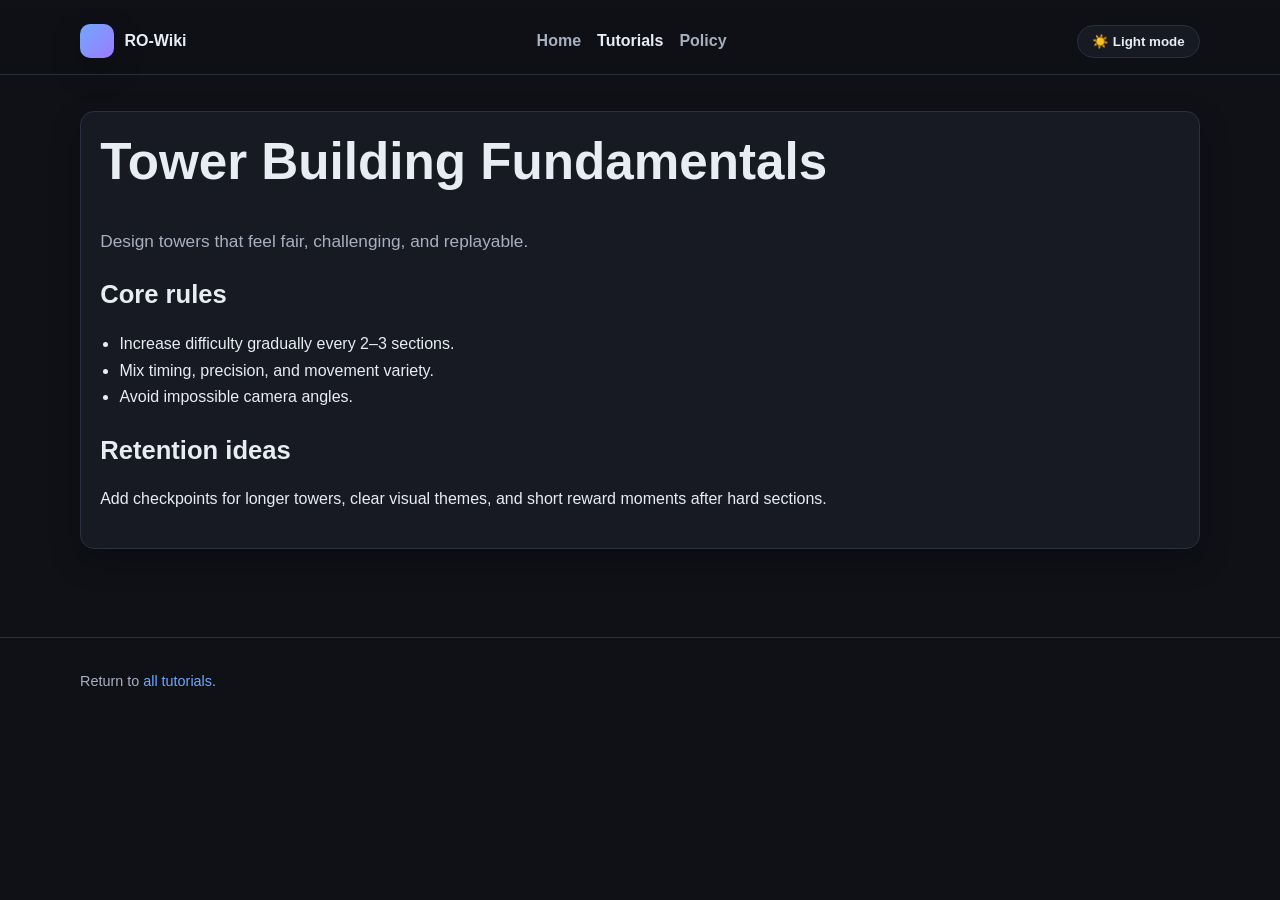
<file: wiki/tower-building/index.html>
<!doctype html>
<html lang="en" data-theme="dark">
<head>
  <meta charset="utf-8">
  <meta name="viewport" content="width=device-width, initial-scale=1">
  <title>Tower Building Guide — RO-Wiki</title>
  <meta name="description" content="Plan cleaner tower difficulty, obstacle pacing, and progression for better retention.">
  <link rel="canonical" href="https://ro-wiki.duckdns.org/tutorials/tower-building/">
  <meta name="robots" content="index,follow">
  <link rel="stylesheet" href="/assets/css/global.css">
</head>
<body>
<header class="site-header"><div class="container nav"><a class="brand" href="/"><span class="brand-mark"></span><span>RO-Wiki</span></a><ul class="nav-links"><li><a href="/">Home</a></li><li><a href="/tutorials/" aria-current="page">Tutorials</a></li><li><a href="/policy/">Policy</a></li></ul><button class="theme-toggle" data-theme-toggle type="button">Theme</button></div></header>
<main class="section"><div class="container panel article-content"><h1>Tower Building Fundamentals</h1><p class="lead">Design towers that feel fair, challenging, and replayable.</p><h2>Core rules</h2><ul><li>Increase difficulty gradually every 2–3 sections.</li><li>Mix timing, precision, and movement variety.</li><li>Avoid impossible camera angles.</li></ul><h2>Retention ideas</h2><p>Add checkpoints for longer towers, clear visual themes, and short reward moments after hard sections.</p></div></main>
<footer class="site-footer"><div class="container small">Return to <a href="/tutorials/">all tutorials</a>.</div></footer>
<script src="/assets/js/main.js" defer></script>
</body>
</html>
</file>
<file: assets/css/global.css>
:root {
  --bg: #0f1117;
  --bg-elev: #171a23;
  --text: #e8ecf3;
  --text-muted: #a8b0bf;
  --primary: #6ea8ff;
  --primary-strong: #4d8bff;
  --border: #2a3040;
  --success: #44c08a;
  --shadow: 0 12px 30px rgba(0, 0, 0, 0.25);
  --radius: 14px;
  --container: 1120px;
}

:root[data-theme='light'] {
  --bg: #f5f7fb;
  --bg-elev: #ffffff;
  --text: #1b2230;
  --text-muted: #526079;
  --primary: #2b6fff;
  --primary-strong: #1257ec;
  --border: #dbe2ef;
  --success: #258f63;
  --shadow: 0 8px 28px rgba(14, 28, 58, 0.12);
}

* {
  box-sizing: border-box;
}

html,
body {
  margin: 0;
  padding: 0;
  overflow-x: hidden;
  width: 100%;
}

body {
  font-family: 'Inter', 'Segoe UI', Roboto, Arial, sans-serif;
  background: var(--bg);
  color: var(--text);
  line-height: 1.65;
  margin-top: 4px;
}

a {
  color: var(--primary);
  text-decoration: none;
}

a:hover {
  color: var(--primary-strong);
}

img {
  max-width: 100%;
  display: block;
  height: auto;
}

.container {
  width: min(var(--container), calc(100% - 2rem));
  margin-inline: auto;
}

/* Прогресс-бар */
.progress-container {
  width: 100%;
  height: 4px;
  background: rgba(255, 255, 255, 0.1);
  position: fixed;
  top: 0;
  left: 0;
  z-index: 9999;
}

.progress-bar {
  height: 4px;
  background: linear-gradient(90deg, #00a2ff, #0066cc, #00a2ff);
  background-size: 200% 100%;
  width: 0%;
  transition: width 0.1s ease;
  box-shadow: 0 0 10px rgba(0, 162, 255, 0.5);
  animation: gradientShift 2s linear infinite;
}

@keyframes gradientShift {
  0% { background-position: 0% 50%; }
  100% { background-position: 200% 50%; }
}

/* Шапка */
.site-header {
  position: sticky;
  top: 4px;
  z-index: 20;
  background: color-mix(in srgb, var(--bg), transparent 8%);
  backdrop-filter: blur(8px);
  border-bottom: 1px solid var(--border);
}

.nav {
  display: flex;
  align-items: center;
  justify-content: space-between;
  gap: 1rem;
  min-height: 66px;
}

.brand {
  display: flex;
  align-items: center;
  gap: 0.65rem;
  font-weight: 700;
  color: var(--text);
}

.brand-mark {
  inline-size: 34px;
  block-size: 34px;
  border-radius: 10px;
  background: linear-gradient(135deg, var(--primary), #9f7bff);
  box-shadow: var(--shadow);
}

.nav-links {
  list-style: none;
  display: flex;
  align-items: center;
  gap: 1rem;
  margin: 0;
  padding: 0;
}

.nav-links a {
  color: var(--text-muted);
  font-weight: 600;
}

.nav-links a[aria-current='page'] {
  color: var(--text);
}

.theme-toggle {
  border: 1px solid var(--border);
  background: var(--bg-elev);
  color: var(--text);
  border-radius: 999px;
  padding: 0.5rem 0.9rem;
  cursor: pointer;
  font-weight: 600;
}

/* Герой */
.hero {
  padding: 4.25rem 0 2.75rem;
}

.hero-grid {
  display: grid;
  grid-template-columns: 1.05fr 0.95fr;
  align-items: center;
  gap: 2rem;
}

h1,
h2,
h3 {
  line-height: 1.2;
  margin-top: 0;
}

h1 { font-size: clamp(2rem, 4vw, 3.2rem); }
h2 { font-size: clamp(1.5rem, 2vw, 2.1rem); }
h3 { font-size: 1.25rem; }

.lead {
  color: var(--text-muted);
  font-size: 1.08rem;
}

.button-row {
  display: flex;
  flex-wrap: wrap;
  gap: 0.8rem;
  margin-top: 1.35rem;
}

.btn {
  border-radius: 10px;
  padding: 0.72rem 1.1rem;
  border: 1px solid transparent;
  font-weight: 600;
  display: inline-flex;
  align-items: center;
  justify-content: center;
}

.btn-primary {
  background: var(--primary);
  color: #fff;
}

.btn-secondary {
  border-color: var(--border);
  background: var(--bg-elev);
  color: var(--text);
}

.panel,
.card {
  background: var(--bg-elev);
  border: 1px solid var(--border);
  border-radius: var(--radius);
  box-shadow: var(--shadow);
}

.hero-card {
  padding: 1.1rem;
}

.section {
  padding: 2.5rem 0;
}

.grid {
  display: grid;
  gap: 1rem;
}

.grid-3 {
  grid-template-columns: repeat(3, minmax(0, 1fr));
}

.grid-2 {
  grid-template-columns: repeat(2, minmax(0, 1fr));
}

.card {
  padding: 1rem;
}

.card p {
  color: var(--text-muted);
}

.badge {
  font-size: 0.8rem;
  border-radius: 999px;
  border: 1px solid var(--border);
  padding: 0.2rem 0.55rem;
  color: var(--text-muted);
}

.article-layout {
  display: grid;
  grid-template-columns: minmax(0, 1fr) 280px;
  gap: 1.2rem;
}

.article-content {
  padding: 1.2rem;
  max-width: 100%;
  overflow-x: hidden;
}

.article-content h2,
.article-content h3 {
  margin-top: 1.5rem;
}

.article-content ul,
.article-content ol {
  padding-left: 1.2rem;
}

.article-content p, 
.article-content li {
  word-wrap: break-word;
  overflow-wrap: break-word;
}

.article-aside {
  position: sticky;
  top: 88px;
  align-self: start;
  padding: 1rem;
}

/* Хлебные крошки */
.post-breadcrumb {
  margin-bottom: 1rem;
  color: #888;
  font-size: 0.9rem;
}

.post-breadcrumb a {
  color: #888;
  text-decoration: none;
}

.post-breadcrumb a:hover {
  color: var(--primary);
}

/* Стили для кода */
pre.panel {
  padding: 0.9rem;
  overflow: auto;
  background: var(--bg);
  border-radius: var(--radius);
}

pre code {
  font-family: 'Courier New', monospace;
}

.callout {
  border-left: 4px solid var(--success);
  background: color-mix(in srgb, var(--success), transparent 90%);
  padding: 0.8rem 0.9rem;
  border-radius: 8px;
  margin: 1rem 0;
}

/* FAB кнопка */
.toc-fab {
  position: fixed;
  bottom: 20px;
  right: 20px;
  width: 56px;
  height: 56px;
  border-radius: 50%;
  background: var(--primary);
  border: none;
  cursor: pointer;
  display: none;
  align-items: center;
  justify-content: center;
  box-shadow: 0 4px 12px rgba(0, 0, 0, 0.3);
  z-index: 9997;
  transition: transform 0.2s, background 0.2s;
}

.toc-fab:hover {
  background: var(--primary-strong);
  transform: scale(1.1);
}

.toc-fab svg {
  width: 24px;
  height: 24px;
  fill: white;
}

/* Модальное окно */
.toc-modal {
  display: none;
  position: fixed;
  top: 0;
  left: 0;
  width: 100%;
  height: 100%;
  background: rgba(0, 0, 0, 0.7);
  backdrop-filter: blur(3px);
  z-index: 9998;
  opacity: 0;
  transition: opacity 0.3s ease;
}

.toc-modal.active {
  display: flex;
  align-items: center;
  justify-content: center;
  opacity: 1;
}

.toc-modal-content {
  background: var(--bg-elev);
  border: 1px solid var(--border);
  border-radius: var(--radius);
  width: 90%;
  max-width: 500px;
  max-height: 80vh;
  overflow-y: auto;
  padding: 1.5rem;
  position: relative;
  box-shadow: var(--shadow);
}

.toc-modal-header {
  display: flex;
  align-items: center;
  justify-content: space-between;
  margin-bottom: 1rem;
  padding-bottom: 0.5rem;
  border-bottom: 1px solid var(--border);
}

.toc-modal-header h2 {
  margin: 0;
  font-size: 1.2rem;
}

.toc-close {
  background: none;
  border: none;
  color: var(--text-muted);
  font-size: 2rem;
  cursor: pointer;
  padding: 0;
  line-height: 1;
  width: 32px;
  height: 32px;
  display: flex;
  align-items: center;
  justify-content: center;
  border-radius: 50%;
  transition: background 0.2s;
}

.toc-close:hover {
  background: rgba(255, 255, 255, 0.1);
  color: var(--text);
}

.modal-toc-content ul {
  list-style: none;
  padding: 0;
  margin: 0;
}

.modal-toc-content li {
  margin-bottom: 0.5rem;
}

.modal-toc-content a {
  color: var(--text-muted);
  display: block;
  padding: 0.4rem 0.8rem;
  border-radius: 8px;
  transition: all 0.2s;
}

.modal-toc-content a:hover {
  background: rgba(255, 255, 255, 0.05);
  color: var(--primary);
  padding-left: 1rem;
}

/* Footer */
.site-footer {
  margin-top: 3rem;
  border-top: 1px solid var(--border);
  padding: 2rem 0;
}

.footer-grid {
  display: grid;
  gap: 1rem;
  grid-template-columns: 1.1fr 1fr 1fr;
}

.small {
  font-size: 0.9rem;
  color: var(--text-muted);
}

.kpi-row {
  display: flex;
  flex-wrap: wrap;
  gap: 0.6rem;
  margin-top: 1.1rem;
}

.kpi {
  background: var(--bg-elev);
  border: 1px solid var(--border);
  border-radius: 10px;
  padding: 0.55rem 0.75rem;
  font-size: 0.9rem;
}

.not-found {
  min-height: 72vh;
  display: grid;
  place-items: center;
  text-align: center;
}

/* Медиа-запросы */
@media (max-width: 960px) {
  .hero-grid,
  .grid-3,
  .grid-2,
  .article-layout,
  .footer-grid {
    grid-template-columns: 1fr;
  }

  .article-aside {
    display: none;
  }
  
  .toc-fab {
    display: flex;
  }
  
  .nav {
    flex-wrap: wrap;
    padding-block: 0.8rem;
  }
  
  .article-content {
    padding: 1rem;
  }
  
  .container {
    width: calc(100% - 2rem);
    max-width: 100%;
    padding: 0;
    overflow-x: hidden;
  }
  
  .lead {
    font-size: 1rem;
  }
}

@media (max-width: 768px) {
  .article-content > div:first-child {
    flex-direction: column;
    align-items: flex-start !important;
    gap: 0.75rem !important;
  }
  
  .table-of-contents ul {
    columns: 1;
  }
  
  .step-card {
    padding: 1rem;
  }
  
  .step-title {
    font-size: 1.2rem;
  }
  
  .step-number {
    width: 30px;
    height: 30px;
    line-height: 30px;
    font-size: 1rem;
    margin-right: 0.75rem;
  }
  
  .warning-box,
  .info-box,
  .tip-box {
    padding: 1rem;
    margin: 1.5rem 0;
  }
  
  .related-articles {
    grid-template-columns: 1fr;
  }
  
  pre.panel {
    font-size: 0.85rem;
    padding: 0.7rem;
    white-space: pre-wrap;
    word-wrap: break-word;
  }
}

@media (max-width: 480px) {
  .step-title {
    font-size: 1.1rem;
  }
  
  .table-of-contents h2,
  .warning-box h2,
  .info-box h2,
  .tip-box h2 {
    font-size: 1.2rem;
  }
  
  h1 {
    font-size: 1.6rem;
    line-height: 1.3;
    margin-bottom: 1rem;
  }
  
  .article-content h2 {
    font-size: 1.4rem;
    margin-top: 1.5rem;
  }
  
  .article-content h3 {
    font-size: 1.2rem;
  }
  
  .article-content {
    padding: 0.75rem;
  }
  
  p {
    font-size: 0.95rem;
    line-height: 1.5;
  }
  
  pre.panel {
    font-size: 0.75rem;
    padding: 0.5rem;
    border-radius: 8px;
  }
  
  .step-image {
    padding: 0.5rem;
    margin: 1rem 0;
  }
  
  .callout {
    padding: 0.6rem 0.7rem;
    font-size: 0.9rem;
  }
  
  .step-card {
    padding: 0.75rem;
    margin: 1rem 0;
  }
  
  .article-meta {
    gap: 0.5rem;
    margin: 0.5rem 0 1rem 0;
  }
  
  .article-meta-item {
    font-size: 0.8rem;
  }
  
  .article-meta-item svg {
    width: 14px;
    height: 14px;
  }
  
  .toc-modal-content {
    width: 95%;
    padding: 1rem;
    max-height: 85vh;
  }
}

@media (max-width: 360px) {
  h1 {
    font-size: 1.4rem;
  }
  
  .article-content h2 {
    font-size: 1.2rem;
  }
  
  .step-title {
    font-size: 1rem;
  }
  
  .step-number {
    width: 26px;
    height: 26px;
    line-height: 26px;
    font-size: 0.9rem;
  }
}






/* Lightbox для просмотра изображений */
.lightbox-modal {
  display: none;
  position: fixed;
  top: 0;
  left: 0;
  width: 100%;
  height: 100%;
  background: rgba(0, 0, 0, 0.95);
  backdrop-filter: blur(8px);
  z-index: 10000;
  opacity: 0;
  transition: opacity 0.3s ease;
  cursor: pointer;
}

.lightbox-modal.active {
  display: flex;
  align-items: center;
  justify-content: center;
  opacity: 1;
}

.lightbox-content {
  position: relative;
  max-width: 90vw;
  max-height: 90vh;
  margin: auto;
  cursor: default;
}

.lightbox-content img {
  max-width: 100%;
  max-height: 90vh;
  object-fit: contain;
  border-radius: 8px;
  box-shadow: 0 20px 40px rgba(0, 0, 0, 0.5);
  animation: lightboxZoom 0.3s ease;
}

@keyframes lightboxZoom {
  from {
    opacity: 0;
    transform: scale(0.9);
  }
  to {
    opacity: 1;
    transform: scale(1);
  }
}

.lightbox-close {
  position: absolute;
  top: -40px;
  right: 0;
  background: none;
  border: none;
  color: white;
  font-size: 40px;
  cursor: pointer;
  width: 50px;
  height: 50px;
  display: flex;
  align-items: center;
  justify-content: center;
  border-radius: 50%;
  background: rgba(255, 255, 255, 0.1);
  transition: all 0.3s ease;
}

.lightbox-close:hover {
  background: rgba(255, 255, 255, 0.2);
  transform: rotate(90deg);
}

.lightbox-caption {
  position: absolute;
  bottom: -40px;
  left: 0;
  right: 0;
  text-align: center;
  color: white;
  font-size: 1rem;
  padding: 0.5rem;
  background: rgba(0, 0, 0, 0.5);
  border-radius: 8px;
  backdrop-filter: blur(4px);
}

/* Стили для изображений, которые можно открыть */
.article-content img {
  cursor: pointer;
  transition: opacity 0.2s ease, transform 0.2s ease;
}

.article-content img:hover {
  opacity: 0.9;
  transform: scale(1.01);
}

/* Индикатор, что изображение кликабельно */
.article-content img {
  position: relative;
  border: 2px solid transparent;
  transition: border-color 0.2s ease;
}

.article-content img:hover {
  border-color: var(--primary);
}

/* Кнопка для открытия изображения (если нужна отдельная кнопка) */
.image-open-btn {
  display: inline-flex;
  align-items: center;
  gap: 0.5rem;
  margin: 0.5rem 0;
  padding: 0.5rem 1rem;
  background: var(--primary);
  color: white;
  border: none;
  border-radius: 8px;
  cursor: pointer;
  font-size: 0.9rem;
  transition: all 0.2s ease;
}

.image-open-btn:hover {
  background: var(--primary-strong);
  transform: translateY(-2px);
}

.image-open-btn svg {
  width: 18px;
  height: 18px;
  fill: currentColor;
}

/* Адаптивность для мобильных */
@media (max-width: 768px) {
  .lightbox-close {
    top: -50px;
    right: 10px;
    width: 40px;
    height: 40px;
    font-size: 30px;
  }
  
  .lightbox-caption {
    bottom: -50px;
    font-size: 0.9rem;
  }
}
</file>
